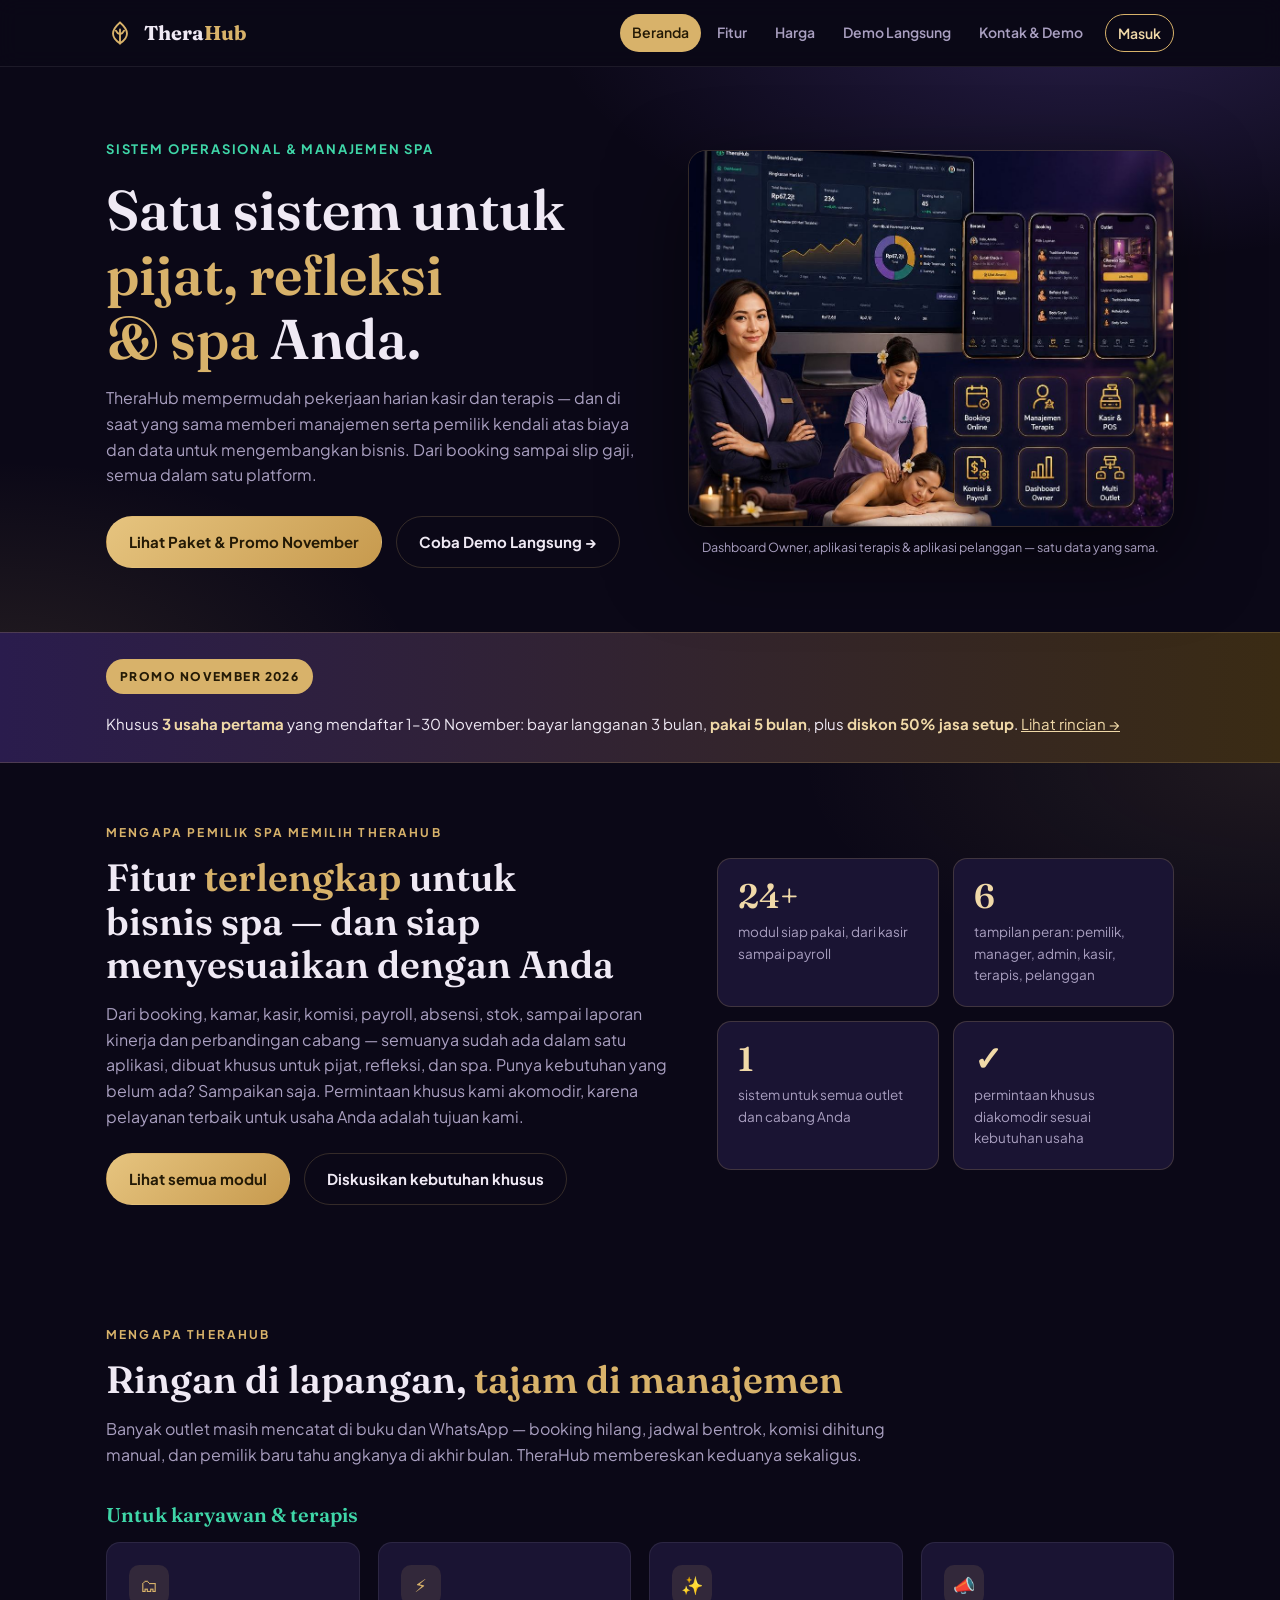
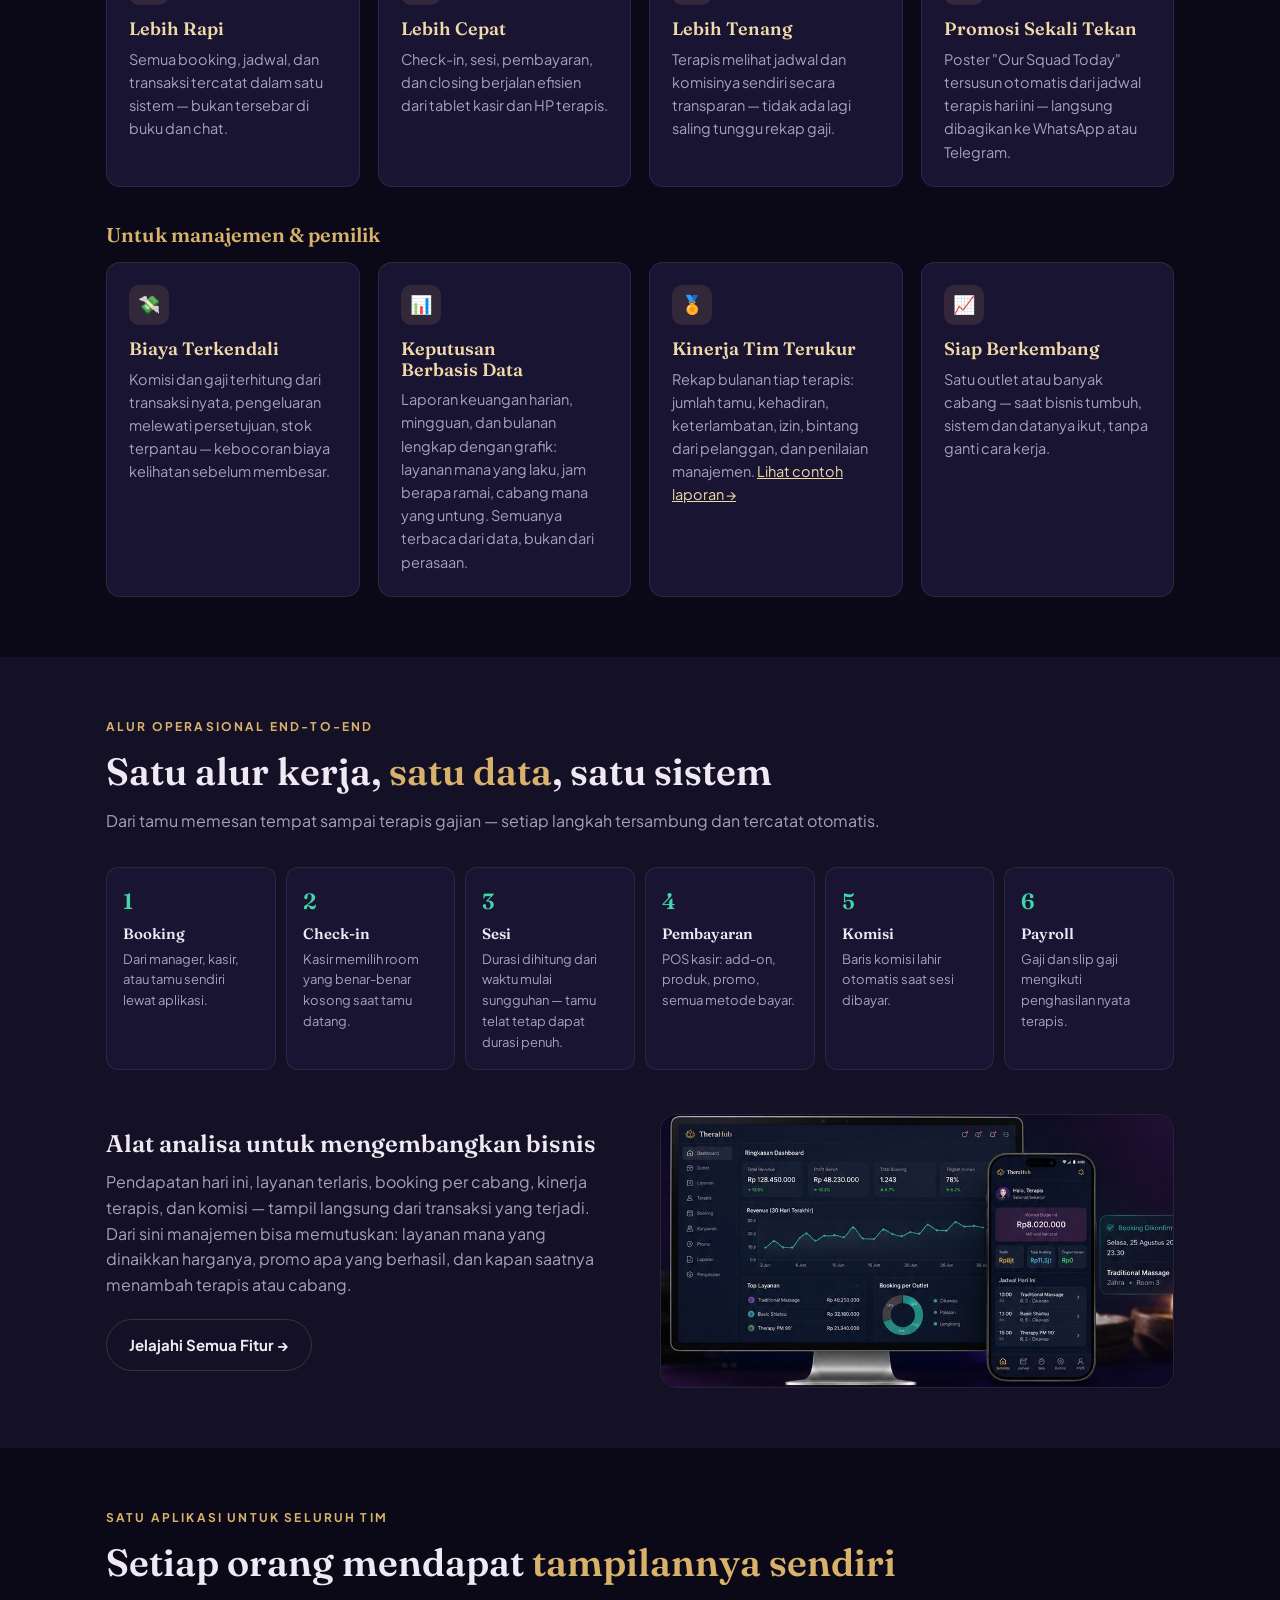
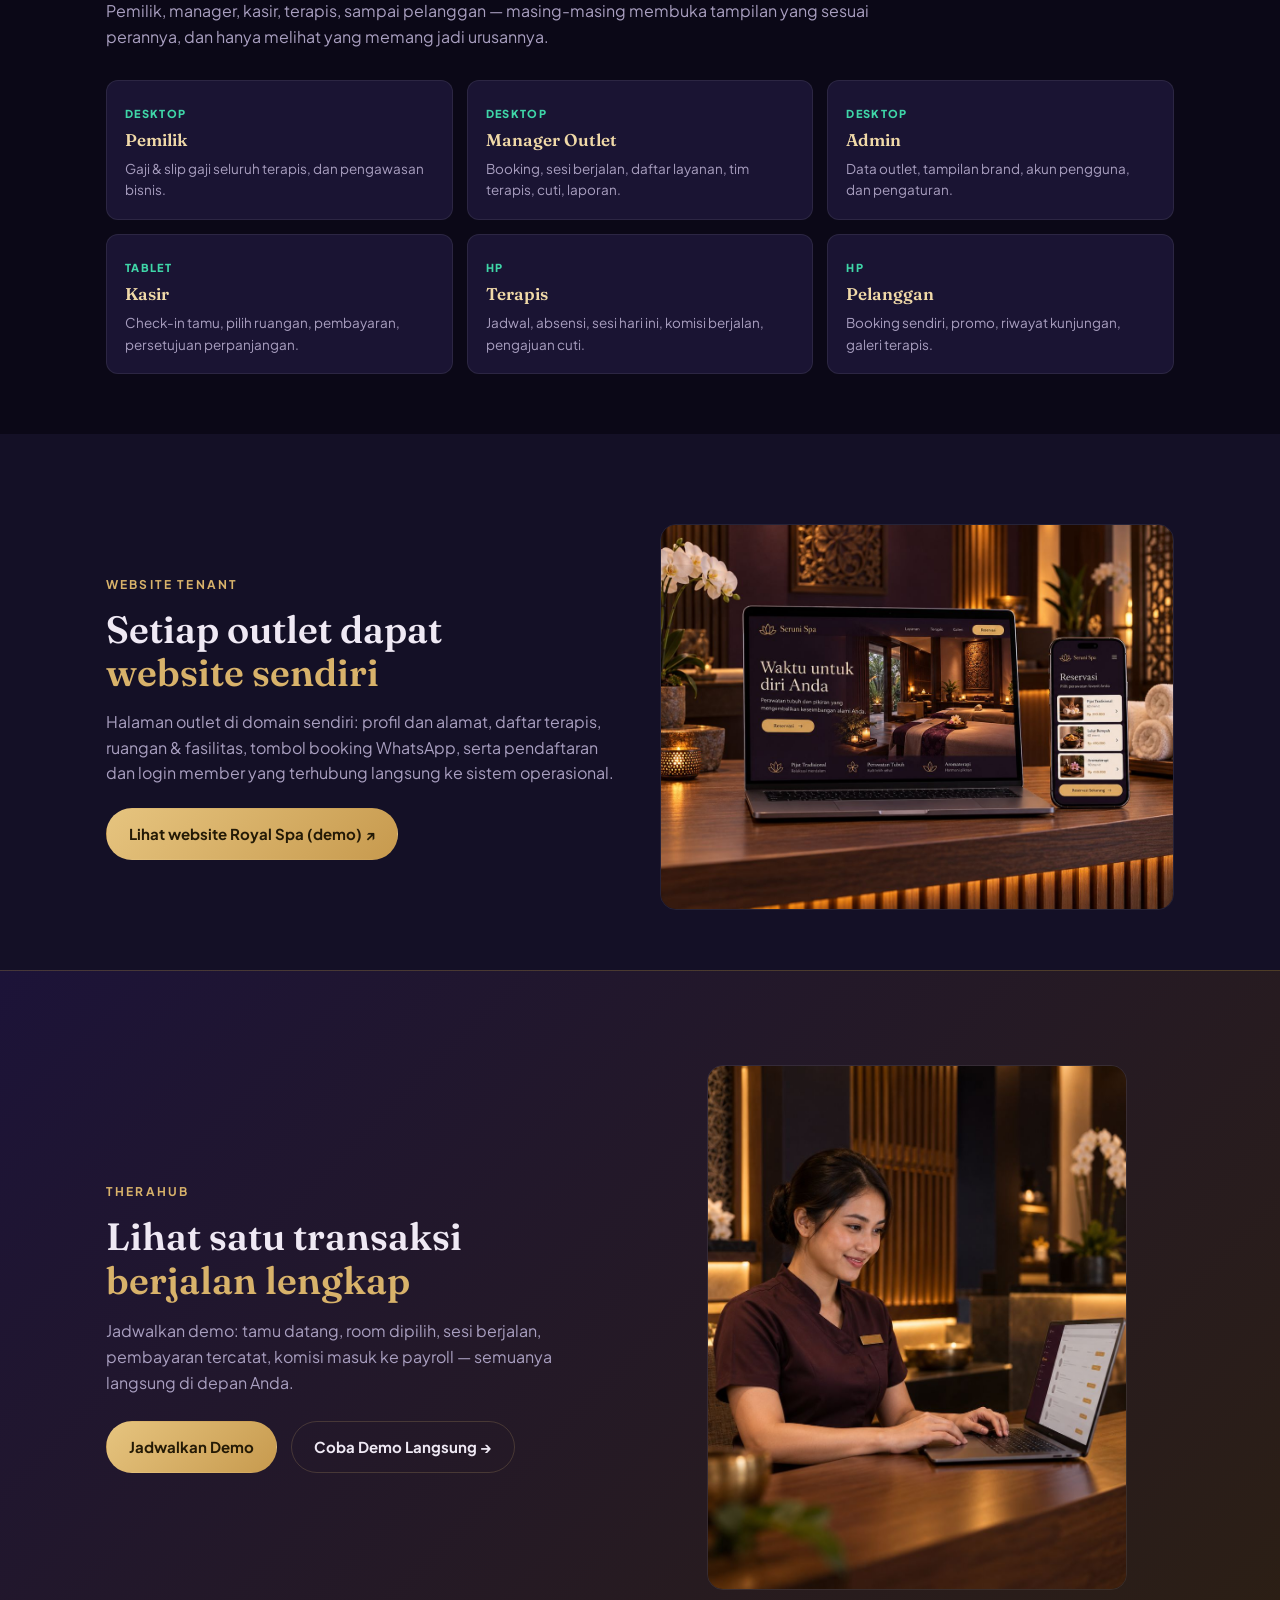
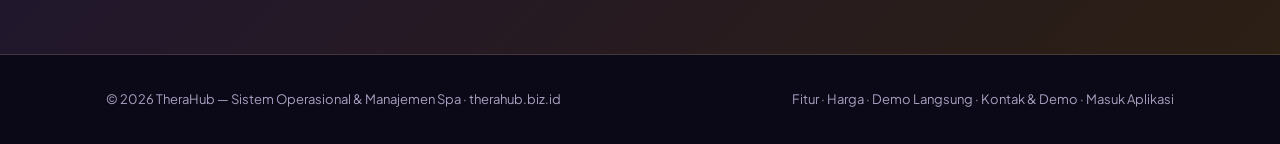
<file: index.html>
<!doctype html>
<html lang="id">
<head>
<meta charset="utf-8">
<meta name="viewport" content="width=device-width, initial-scale=1, viewport-fit=cover">
<title>TheraHub</title>
<!-- og:start -->
<meta name="description" content="Satu sistem untuk pijat, refleksi & spa: booking, kasir, komisi, payroll & laporan. Promo November untuk 3 klien pertama: bayar 3 bulan, pakai 5 bulan.">
<link rel="canonical" href="https://www.therahub.biz.id/">
<meta property="og:type" content="website">
<meta property="og:site_name" content="TheraHub">
<meta property="og:locale" content="id_ID">
<meta property="og:title" content="TheraHub — Sistem Operasional & Manajemen Spa">
<meta property="og:description" content="Satu sistem untuk pijat, refleksi & spa: booking, kasir, komisi, payroll & laporan. Promo November untuk 3 klien pertama: bayar 3 bulan, pakai 5 bulan.">
<meta property="og:url" content="https://www.therahub.biz.id/">
<meta property="og:image" content="https://www.therahub.biz.id/img/og-v2.jpg">
<meta property="og:image:width" content="1200">
<meta property="og:image:height" content="630">
<meta property="og:image:alt" content="TheraHub — dashboard dan aplikasi spa dengan terapis dan tamu">
<meta name="twitter:card" content="summary_large_image">
<meta name="twitter:title" content="TheraHub — Sistem Operasional & Manajemen Spa">
<meta name="twitter:description" content="Satu sistem untuk pijat, refleksi & spa: booking, kasir, komisi, payroll & laporan. Promo November untuk 3 klien pertama: bayar 3 bulan, pakai 5 bulan.">
<meta name="twitter:image" content="https://www.therahub.biz.id/img/og-v2.jpg">
<meta name="theme-color" content="#0b0817">
<!-- og:end -->
<link rel="stylesheet" href="https://fonts.googleapis.com/css2?family=Fraunces:opsz,wght@9..144,400;9..144,600;9..144,700&family=Plus+Jakarta+Sans:wght@400;500;600;700;800&display=swap">
<link rel="stylesheet" href="styles.css">
</head>
<body>

<nav class="site"><div class="in">
  <a class="logo" href="index.html"><svg viewBox="0 0 24 24" fill="none" stroke="#d8b26a" stroke-width="1.6" stroke-linecap="round" aria-hidden="true"><path d="M12 21c-4-2.6-6-5.4-6-8.5C6 9 8 6.5 12 3c4 3.5 6 6 6 9.5 0 3.1-2 5.9-6 8.5z"/><path d="M12 21V9"/><path d="M12 13c-1.6-.4-2.8-1.4-3.5-3M12 13c1.6-.4 2.8-1.4 3.5-3"/></svg><span>Thera<b>Hub</b></span></a>
  <span class="links">
    <a href="index.html" class="on">Beranda</a>
    <a href="fitur.html">Fitur</a>
    <a href="harga.html">Harga</a>
    <a href="kontak.html#demo-langsung">Demo Langsung</a>
    <a href="kontak.html">Kontak &amp; Demo</a>
    <a class="nav-login" href="https://app.therahub.biz.id/login" rel="noopener">Masuk</a>
  </span>
</div></nav>

<header class="hero band"><div class="in">
  <div class="hero-grid">
    <div>
      <div class="tag">Sistem Operasional &amp; Manajemen Spa</div>
      <h1>Satu sistem untuk <em>pijat, refleksi &amp; spa</em> Anda.</h1>
      <p class="lead">TheraHub mempermudah pekerjaan harian kasir dan terapis — dan di saat yang sama memberi manajemen serta pemilik kendali atas biaya dan data untuk mengembangkan bisnis. Dari booking sampai slip gaji, semua dalam satu platform.</p>
      <div class="cta">
        <a class="btn btn-gold" href="harga.html">Lihat Paket &amp; Promo November</a>
        <a class="btn btn-ghost" href="kontak.html#demo-langsung">Coba Demo Langsung →</a>
      </div>
    </div>
    <div>
      <div class="shot-frame"><img src="img/hero-team.jpg" alt="Dashboard Owner TheraHub di monitor beserta aplikasi terapis dan customer di ponsel, dengan suasana outlet spa"></div>
      <div class="shot-cap">Dashboard Owner, aplikasi terapis &amp; aplikasi pelanggan — satu data yang sama.</div>
    </div>
  </div>
</div></header>

<div class="promo band"><div class="in">
  <span class="badge">Promo November 2026</span>
  <p>Khusus <b>3 usaha pertama</b> yang mendaftar 1–30 November: bayar langganan 3 bulan, <b>pakai 5 bulan</b>, plus <b>diskon 50% jasa setup</b>. <a href="harga.html#promo">Lihat rincian →</a></p>
</div></div>

<section class="band best"><div class="in">
  <div class="best-grid">
    <div>
      <div class="eyebrow">Mengapa Pemilik Spa Memilih TheraHub</div>
      <h2>Fitur <em>terlengkap</em> untuk bisnis spa — dan siap menyesuaikan dengan Anda</h2>
      <p class="lead">Dari booking, kamar, kasir, komisi, payroll, absensi, stok, sampai laporan kinerja dan perbandingan cabang — semuanya sudah ada dalam satu aplikasi, dibuat khusus untuk pijat, refleksi, dan spa. Punya kebutuhan yang belum ada? Sampaikan saja. Permintaan khusus kami akomodir, karena pelayanan terbaik untuk usaha Anda adalah tujuan kami.</p>
      <div class="cta" style="display:flex;gap:14px;flex-wrap:wrap;margin-top:24px">
        <a class="btn btn-gold" href="harga.html#modul">Lihat semua modul</a>
        <a class="btn btn-ghost" href="kontak.html" data-wa="Halo%20TheraHub%2C%20saya%20punya%20kebutuhan%20khusus%20untuk%20outlet%20saya.">Diskusikan kebutuhan khusus</a>
      </div>
    </div>
    <div class="best-stats">
      <div><b>24+</b><span>modul siap pakai, dari kasir sampai payroll</span></div>
      <div><b>6</b><span>tampilan peran: pemilik, manager, admin, kasir, terapis, pelanggan</span></div>
      <div><b>1</b><span>sistem untuk semua outlet dan cabang Anda</span></div>
      <div><b>✓</b><span>permintaan khusus diakomodir sesuai kebutuhan usaha</span></div>
    </div>
  </div>
</div></section>

<section class="band"><div class="in">
  <div class="eyebrow">Mengapa TheraHub</div>
  <h2>Ringan di lapangan, <em>tajam di manajemen</em></h2>
  <p class="lead">Banyak outlet masih mencatat di buku dan WhatsApp — booking hilang, jadwal bentrok, komisi dihitung manual, dan pemilik baru tahu angkanya di akhir bulan. TheraHub membereskan keduanya sekaligus.</p>

  <h3 style="margin-top:36px;font-size:20px;color:var(--teal)">Untuk karyawan &amp; terapis</h3>
  <div class="grid" style="margin-top:16px">
    <div class="feat"><div class="ic">🗂</div><h3>Lebih Rapi</h3><p>Semua booking, jadwal, dan transaksi tercatat dalam satu sistem — bukan tersebar di buku dan chat.</p></div>
    <div class="feat"><div class="ic">⚡</div><h3>Lebih Cepat</h3><p>Check-in, sesi, pembayaran, dan closing berjalan efisien dari tablet kasir dan HP terapis.</p></div>
    <div class="feat"><div class="ic">✨</div><h3>Lebih Tenang</h3><p>Terapis melihat jadwal dan komisinya sendiri secara transparan — tidak ada lagi saling tunggu rekap gaji.</p></div>
    <div class="feat"><div class="ic">📣</div><h3>Promosi Sekali Tekan</h3><p>Poster "Our Squad Today" tersusun otomatis dari jadwal terapis hari ini — langsung dibagikan ke WhatsApp atau Telegram.</p></div>
  </div>

  <h3 style="margin-top:36px;font-size:20px;color:var(--gold)">Untuk manajemen &amp; pemilik</h3>
  <div class="grid" style="margin-top:16px">
    <div class="feat"><div class="ic">💸</div><h3>Biaya Terkendali</h3><p>Komisi dan gaji terhitung dari transaksi nyata, pengeluaran melewati persetujuan, stok terpantau — kebocoran biaya kelihatan sebelum membesar.</p></div>
    <div class="feat"><div class="ic">📊</div><h3>Keputusan Berbasis Data</h3><p>Laporan keuangan harian, mingguan, dan bulanan lengkap dengan grafik: layanan mana yang laku, jam berapa ramai, cabang mana yang untung. Semuanya terbaca dari data, bukan dari perasaan.</p></div>
    <div class="feat"><div class="ic">🏅</div><h3>Kinerja Tim Terukur</h3><p>Rekap bulanan tiap terapis: jumlah tamu, kehadiran, keterlambatan, izin, bintang dari pelanggan, dan penilaian manajemen. <a href="fitur.html#laporan">Lihat contoh laporan →</a></p></div>
    <div class="feat"><div class="ic">📈</div><h3>Siap Berkembang</h3><p>Satu outlet atau banyak cabang — saat bisnis tumbuh, sistem dan datanya ikut, tanpa ganti cara kerja.</p></div>
  </div>
</div></section>

<section class="band alt"><div class="in">
  <div class="eyebrow">Alur Operasional End-to-End</div>
  <h2>Satu alur kerja, <em>satu data</em>, satu sistem</h2>
  <p class="lead">Dari tamu memesan tempat sampai terapis gajian — setiap langkah tersambung dan tercatat otomatis.</p>
  <div class="flow">
    <div class="step"><div class="n">1</div><h3>Booking</h3><p>Dari manager, kasir, atau tamu sendiri lewat aplikasi.</p></div>
    <div class="step"><div class="n">2</div><h3>Check-in</h3><p>Kasir memilih room yang benar-benar kosong saat tamu datang.</p></div>
    <div class="step"><div class="n">3</div><h3>Sesi</h3><p>Durasi dihitung dari waktu mulai sungguhan — tamu telat tetap dapat durasi penuh.</p></div>
    <div class="step"><div class="n">4</div><h3>Pembayaran</h3><p>POS kasir: add-on, produk, promo, semua metode bayar.</p></div>
    <div class="step"><div class="n">5</div><h3>Komisi</h3><p>Baris komisi lahir otomatis saat sesi dibayar.</p></div>
    <div class="step"><div class="n">6</div><h3>Payroll</h3><p>Gaji dan slip gaji mengikuti penghasilan nyata terapis.</p></div>
  </div>
  <div class="split" style="margin-top:44px">
    <div>
      <h3 style="font-size:24px">Alat analisa untuk mengembangkan bisnis</h3>
      <p class="lead" style="margin-top:12px">Pendapatan hari ini, layanan terlaris, booking per cabang, kinerja terapis, dan komisi — tampil langsung dari transaksi yang terjadi. Dari sini manajemen bisa memutuskan: layanan mana yang dinaikkan harganya, promo apa yang berhasil, dan kapan saatnya menambah terapis atau cabang.</p>
      <div class="cta" style="display:flex;gap:14px;flex-wrap:wrap;margin-top:22px">
        <a class="btn btn-ghost" href="fitur.html">Jelajahi Semua Fitur →</a>
      </div>
    </div>
    <div class="media"><img src="img/dashboard-mock.jpg" alt="Ringkasan dashboard TheraHub dengan tren revenue, top layanan, dan booking per outlet, berdampingan dengan aplikasi terapis di ponsel"></div>
  </div>
</div></section>

<section class="band"><div class="in">
  <div class="eyebrow">Satu Aplikasi untuk Seluruh Tim</div>
  <h2>Setiap orang mendapat <em>tampilannya sendiri</em></h2>
  <p class="lead">Pemilik, manager, kasir, terapis, sampai pelanggan — masing-masing membuka tampilan yang sesuai perannya, dan hanya melihat yang memang jadi urusannya.</p>
  <div class="roles">
    <div class="role"><span class="dev">Desktop</span><h3>Pemilik</h3><p>Gaji &amp; slip gaji seluruh terapis, dan pengawasan bisnis.</p></div>
    <div class="role"><span class="dev">Desktop</span><h3>Manager Outlet</h3><p>Booking, sesi berjalan, daftar layanan, tim terapis, cuti, laporan.</p></div>
    <div class="role"><span class="dev">Desktop</span><h3>Admin</h3><p>Data outlet, tampilan brand, akun pengguna, dan pengaturan.</p></div>
    <div class="role"><span class="dev">Tablet</span><h3>Kasir</h3><p>Check-in tamu, pilih ruangan, pembayaran, persetujuan perpanjangan.</p></div>
    <div class="role"><span class="dev">HP</span><h3>Terapis</h3><p>Jadwal, absensi, sesi hari ini, komisi berjalan, pengajuan cuti.</p></div>
    <div class="role"><span class="dev">HP</span><h3>Pelanggan</h3><p>Booking sendiri, promo, riwayat kunjungan, galeri terapis.</p></div>
  </div>
</div></section>

<section class="band alt"><div class="in">
  <div class="split">
    <div>
      <div class="eyebrow">Website Tenant</div>
      <h2>Setiap outlet dapat <em>website sendiri</em></h2>
      <p class="lead">Halaman outlet di domain sendiri: profil dan alamat, daftar terapis, ruangan &amp; fasilitas, tombol booking WhatsApp, serta pendaftaran dan login member yang terhubung langsung ke sistem operasional.</p>
      <div class="cta" style="display:flex;gap:14px;flex-wrap:wrap;margin-top:22px">
        <a class="btn btn-gold" href="https://demo.therahub.biz.id/" target="_blank" rel="noopener">Lihat website Royal Spa (demo) ↗</a>
      </div>
    </div>
    <div class="media"><img src="img/tenant-website.jpg" alt="Contoh website outlet spa di laptop dan ponsel: halaman utama dan reservasi layanan" loading="lazy"></div>
  </div>
</div></section>

<section class="final band"><div class="in">
  <div class="split">
    <div>
      <div class="eyebrow">TheraHub</div>
      <h2>Lihat satu transaksi <em>berjalan lengkap</em></h2>
      <p>Jadwalkan demo: tamu datang, room dipilih, sesi berjalan, pembayaran tercatat, komisi masuk ke payroll — semuanya langsung di depan Anda.</p>
      <div class="cta" style="display:flex;gap:14px;flex-wrap:wrap;margin-top:26px">
        <a class="btn btn-gold" href="kontak.html" data-wa="Halo%20TheraHub%2C%20saya%20mau%20jadwalkan%20demo%20dan%20ikut%20promo%20November.">Jadwalkan Demo</a>
        <a class="btn btn-ghost" href="kontak.html#demo-langsung">Coba Demo Langsung →</a>
      </div>
    </div>
    <div class="media"><img src="img/staff-laptop.jpg" alt="Staf spa tersenyum sambil membuka TheraHub di laptop" loading="lazy" style="max-width:420px;margin-inline:auto"></div>
  </div>
</div></section>

<footer class="site band"><div class="in">
  <span>© 2026 TheraHub — Sistem Operasional &amp; Manajemen Spa · therahub.biz.id</span>
  <span><a href="fitur.html">Fitur</a> · <a href="harga.html">Harga</a> · <a href="kontak.html#demo-langsung">Demo Langsung</a> · <a href="kontak.html">Kontak &amp; Demo</a> · <a href="https://app.therahub.biz.id/login" rel="noopener">Masuk Aplikasi</a></span>
</div></footer>

<script src="site.js"></script>

</body>
</html>
</file>
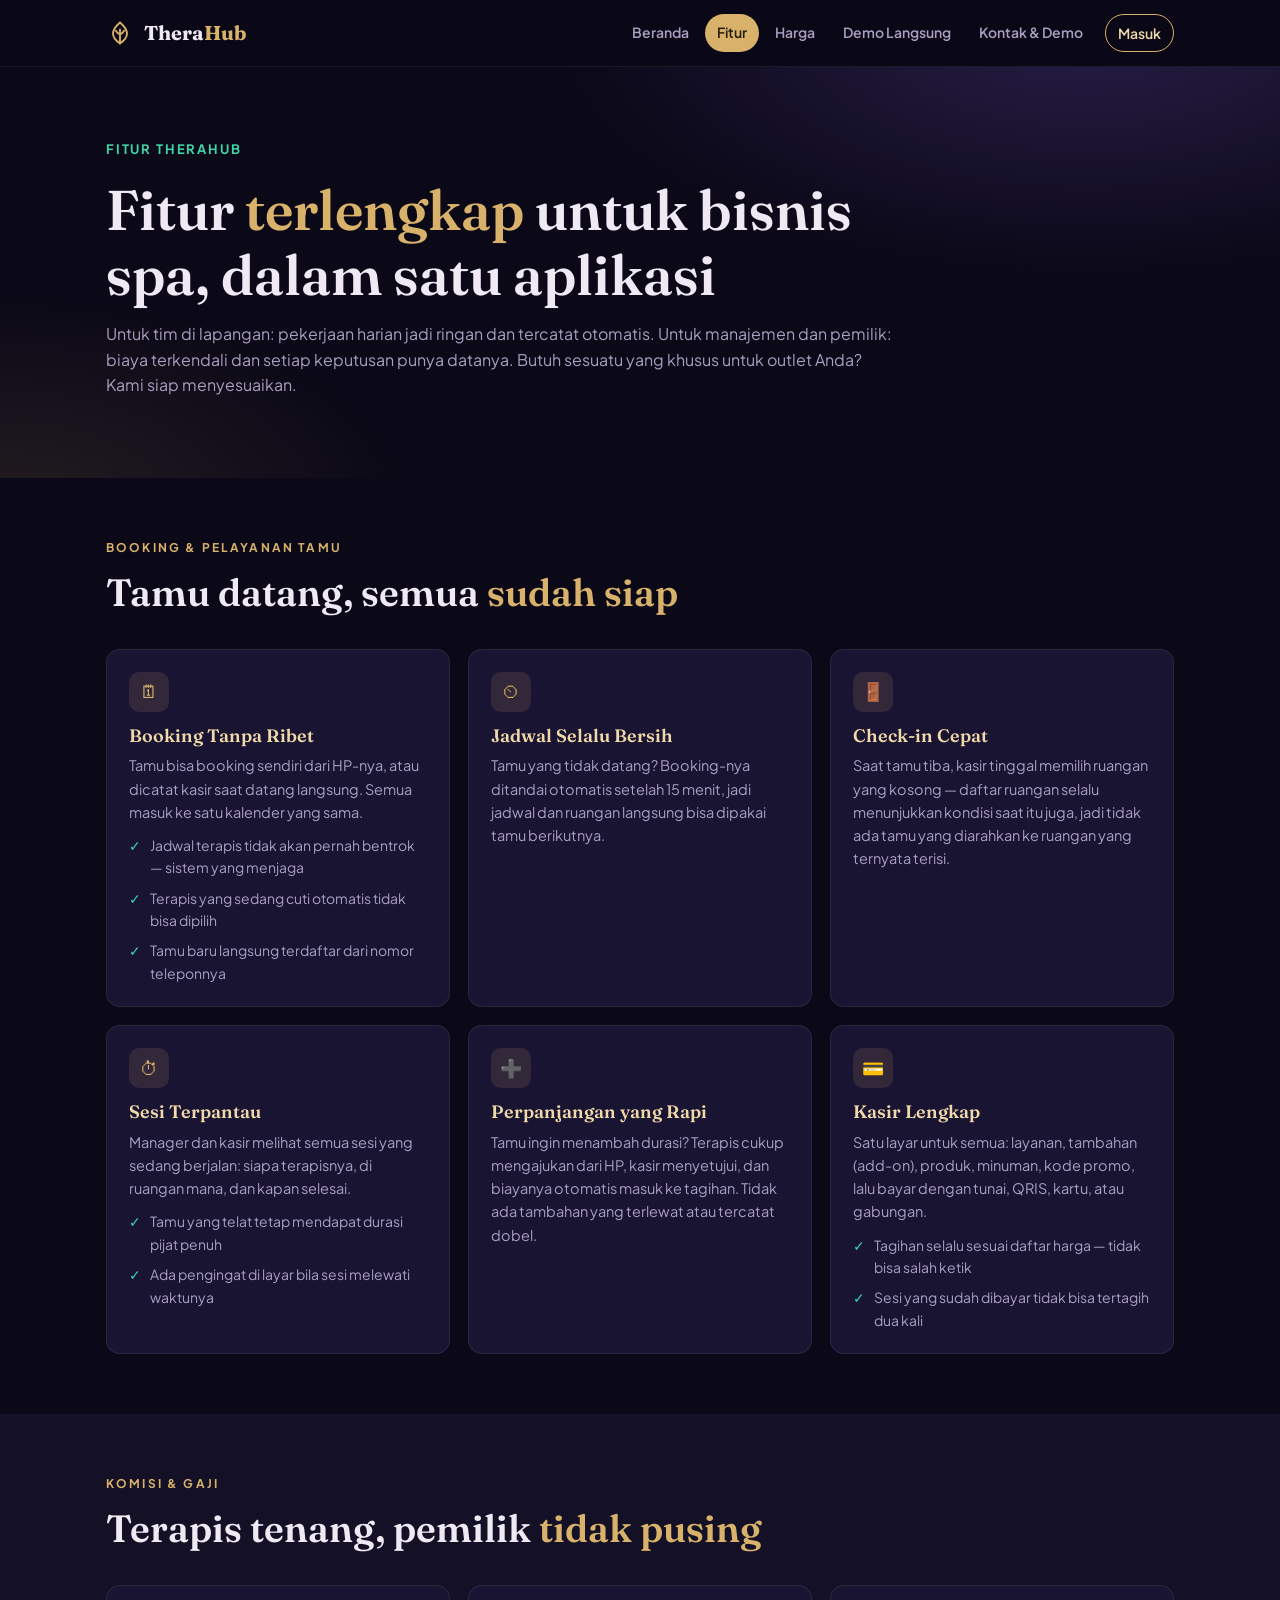
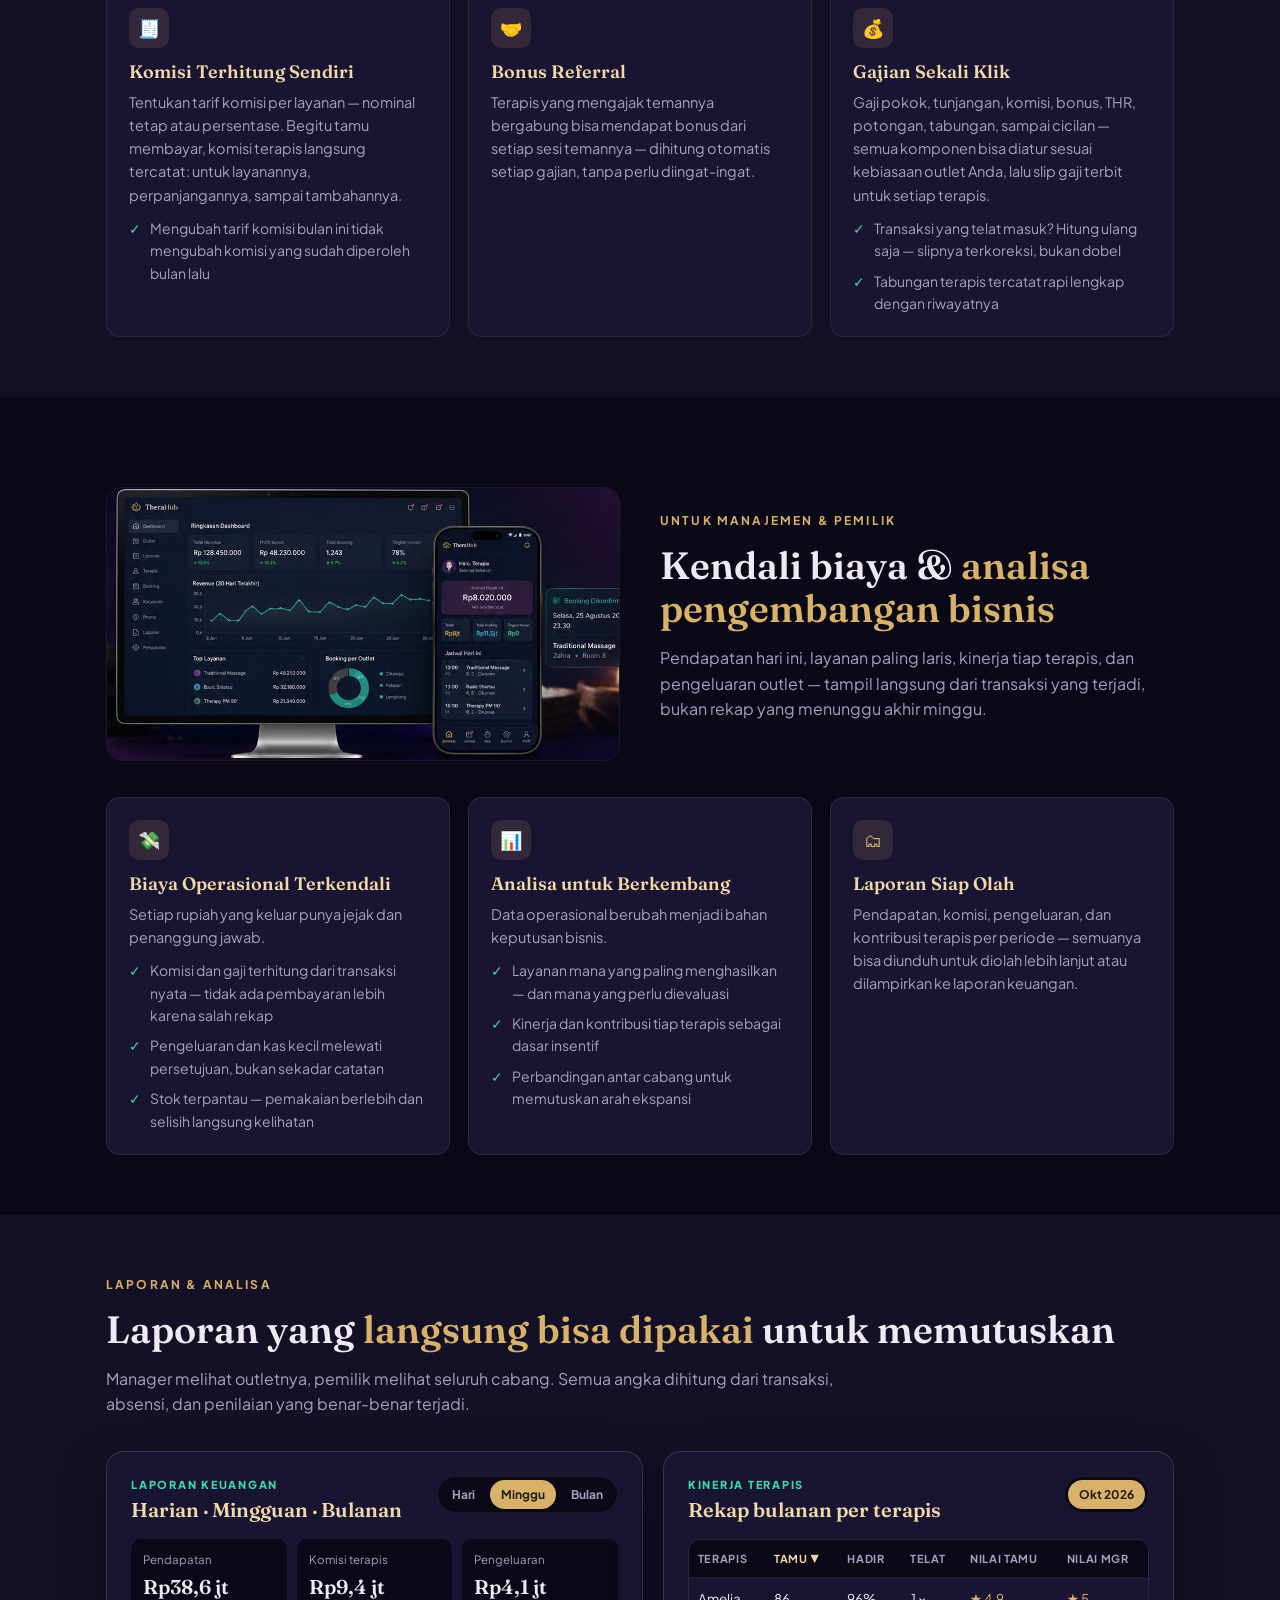
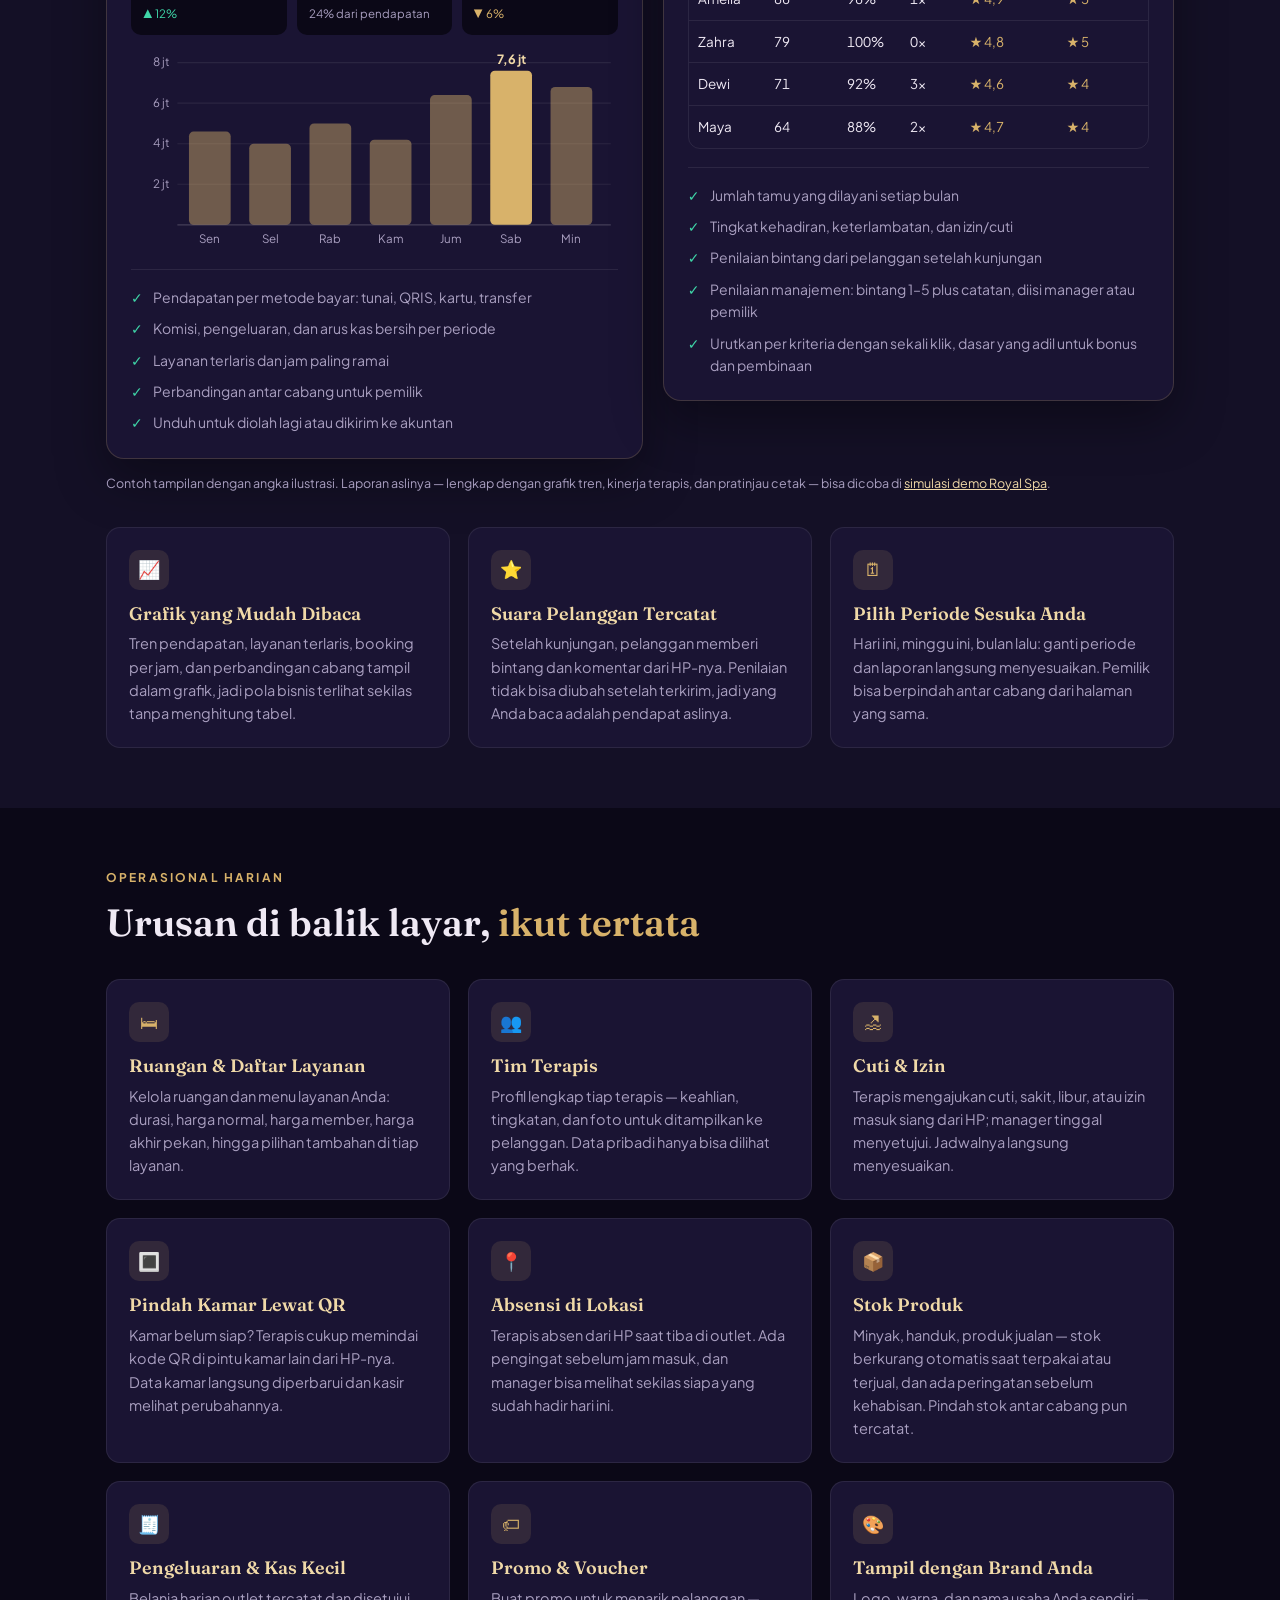
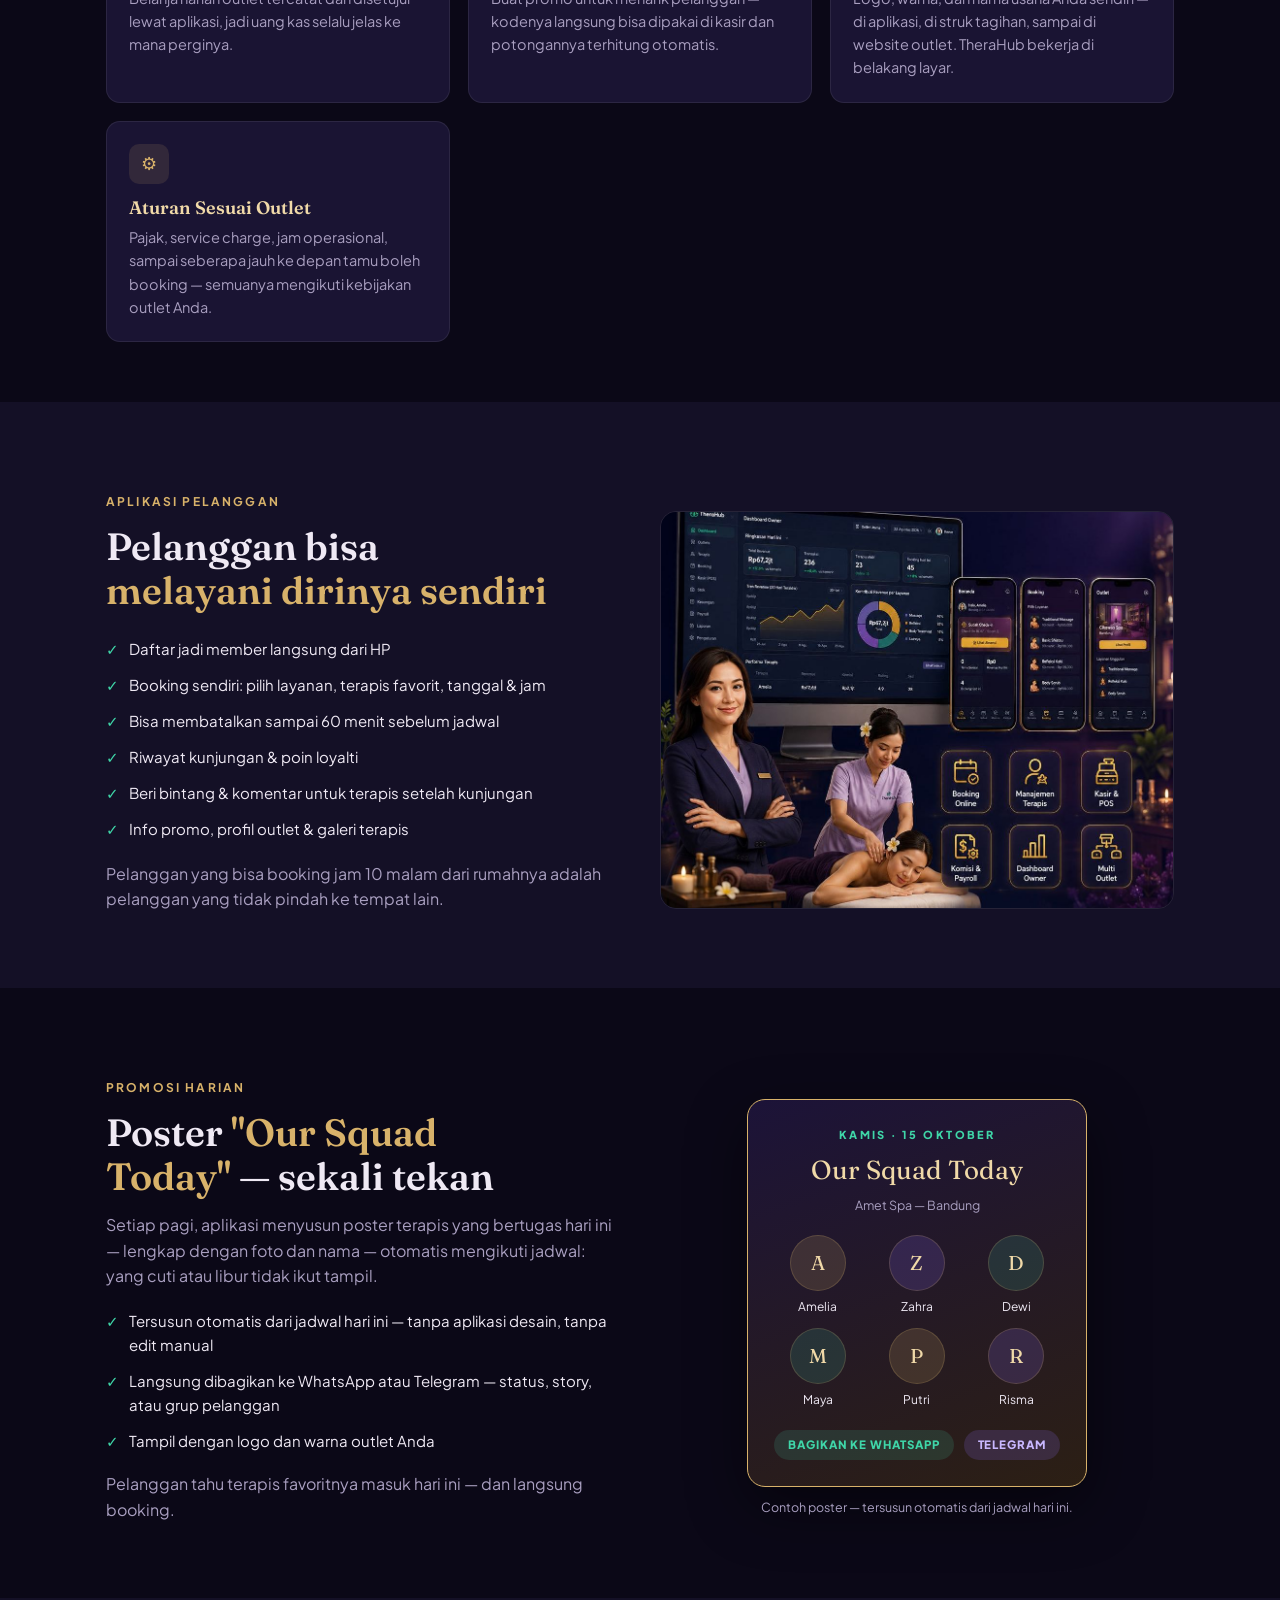
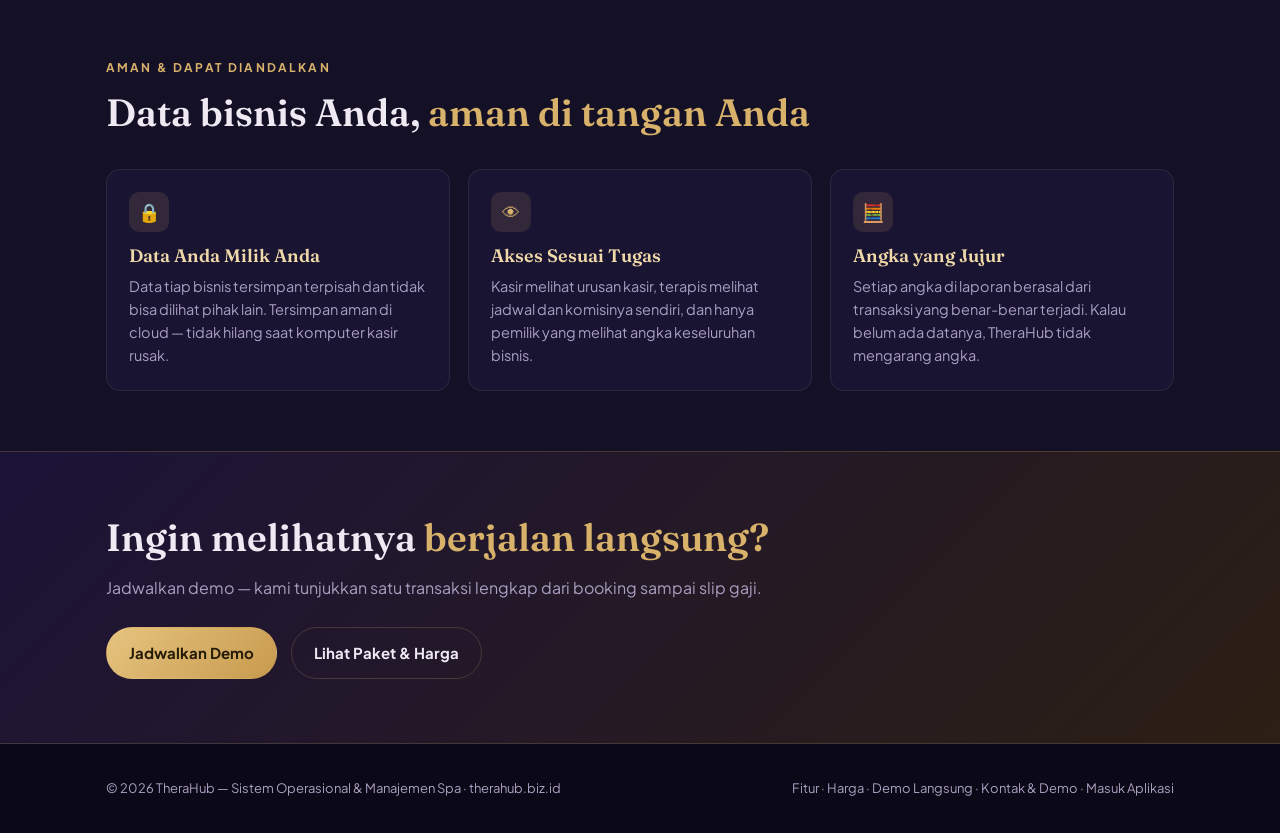
<file: fitur.html>
<!doctype html>
<html lang="id">
<head>
<meta charset="utf-8">
<meta name="viewport" content="width=device-width, initial-scale=1, viewport-fit=cover">
<title>Fitur — TheraHub</title>
<!-- og:start -->
<meta name="description" content="Booking, kasir, komisi & gaji terapis, laporan bisnis, stok, dan poster Our Squad Today — dalam satu aplikasi.">
<link rel="canonical" href="https://www.therahub.biz.id/fitur.html">
<meta property="og:type" content="website">
<meta property="og:site_name" content="TheraHub">
<meta property="og:locale" content="id_ID">
<meta property="og:title" content="Fitur TheraHub — Semua Kebutuhan Outlet Spa">
<meta property="og:description" content="Booking, kasir, komisi & gaji terapis, laporan bisnis, stok, dan poster Our Squad Today — dalam satu aplikasi.">
<meta property="og:url" content="https://www.therahub.biz.id/fitur.html">
<meta property="og:image" content="https://www.therahub.biz.id/img/og-v2.jpg">
<meta property="og:image:width" content="1200">
<meta property="og:image:height" content="630">
<meta property="og:image:alt" content="TheraHub — dashboard dan aplikasi spa dengan terapis dan tamu">
<meta name="twitter:card" content="summary_large_image">
<meta name="twitter:title" content="Fitur TheraHub — Semua Kebutuhan Outlet Spa">
<meta name="twitter:description" content="Booking, kasir, komisi & gaji terapis, laporan bisnis, stok, dan poster Our Squad Today — dalam satu aplikasi.">
<meta name="twitter:image" content="https://www.therahub.biz.id/img/og-v2.jpg">
<meta name="theme-color" content="#0b0817">
<!-- og:end -->
<link rel="stylesheet" href="https://fonts.googleapis.com/css2?family=Fraunces:opsz,wght@9..144,400;9..144,600;9..144,700&family=Plus+Jakarta+Sans:wght@400;500;600;700;800&display=swap">
<link rel="stylesheet" href="styles.css">
</head>
<body>

<nav class="site"><div class="in">
  <a class="logo" href="index.html"><svg viewBox="0 0 24 24" fill="none" stroke="#d8b26a" stroke-width="1.6" stroke-linecap="round" aria-hidden="true"><path d="M12 21c-4-2.6-6-5.4-6-8.5C6 9 8 6.5 12 3c4 3.5 6 6 6 9.5 0 3.1-2 5.9-6 8.5z"/><path d="M12 21V9"/><path d="M12 13c-1.6-.4-2.8-1.4-3.5-3M12 13c1.6-.4 2.8-1.4 3.5-3"/></svg><span>Thera<b>Hub</b></span></a>
  <span class="links">
    <a href="index.html">Beranda</a>
    <a href="fitur.html" class="on">Fitur</a>
    <a href="harga.html">Harga</a>
    <a href="kontak.html#demo-langsung">Demo Langsung</a>
    <a href="kontak.html">Kontak &amp; Demo</a>
    <a class="nav-login" href="https://app.therahub.biz.id/login" rel="noopener">Masuk</a>
  </span>
</div></nav>

<header class="hero band"><div class="in">
  <div class="tag">Fitur TheraHub</div>
  <h1>Fitur <em>terlengkap</em> untuk bisnis spa, dalam satu aplikasi</h1>
  <p class="lead">Untuk tim di lapangan: pekerjaan harian jadi ringan dan tercatat otomatis. Untuk manajemen dan pemilik: biaya terkendali dan setiap keputusan punya datanya. Butuh sesuatu yang khusus untuk outlet Anda? Kami siap menyesuaikan.</p>
</div></header>

<section class="band"><div class="in">
  <div class="eyebrow">Booking &amp; Pelayanan Tamu</div>
  <h2>Tamu datang, semua <em>sudah siap</em></h2>
  <div class="grid-3">
    <div class="feat"><div class="ic">🗓</div><h3>Booking Tanpa Ribet</h3>
      <p>Tamu bisa booking sendiri dari HP-nya, atau dicatat kasir saat datang langsung. Semua masuk ke satu kalender yang sama.</p>
      <ul>
        <li>Jadwal terapis tidak akan pernah bentrok — sistem yang menjaga</li>
        <li>Terapis yang sedang cuti otomatis tidak bisa dipilih</li>
        <li>Tamu baru langsung terdaftar dari nomor teleponnya</li>
      </ul>
    </div>
    <div class="feat"><div class="ic">⏲</div><h3>Jadwal Selalu Bersih</h3>
      <p>Tamu yang tidak datang? Booking-nya ditandai otomatis setelah 15 menit, jadi jadwal dan ruangan langsung bisa dipakai tamu berikutnya.</p>
    </div>
    <div class="feat"><div class="ic">🚪</div><h3>Check-in Cepat</h3>
      <p>Saat tamu tiba, kasir tinggal memilih ruangan yang kosong — daftar ruangan selalu menunjukkan kondisi saat itu juga, jadi tidak ada tamu yang diarahkan ke ruangan yang ternyata terisi.</p>
    </div>
    <div class="feat"><div class="ic">⏱</div><h3>Sesi Terpantau</h3>
      <p>Manager dan kasir melihat semua sesi yang sedang berjalan: siapa terapisnya, di ruangan mana, dan kapan selesai.</p>
      <ul>
        <li>Tamu yang telat tetap mendapat durasi pijat penuh</li>
        <li>Ada pengingat di layar bila sesi melewati waktunya</li>
      </ul>
    </div>
    <div class="feat"><div class="ic">➕</div><h3>Perpanjangan yang Rapi</h3>
      <p>Tamu ingin menambah durasi? Terapis cukup mengajukan dari HP, kasir menyetujui, dan biayanya otomatis masuk ke tagihan. Tidak ada tambahan yang terlewat atau tercatat dobel.</p>
    </div>
    <div class="feat"><div class="ic">💳</div><h3>Kasir Lengkap</h3>
      <p>Satu layar untuk semua: layanan, tambahan (add-on), produk, minuman, kode promo, lalu bayar dengan tunai, QRIS, kartu, atau gabungan.</p>
      <ul>
        <li>Tagihan selalu sesuai daftar harga — tidak bisa salah ketik</li>
        <li>Sesi yang sudah dibayar tidak bisa tertagih dua kali</li>
      </ul>
    </div>
  </div>
</div></section>

<section class="band alt"><div class="in">
  <div class="eyebrow">Komisi &amp; Gaji</div>
  <h2>Terapis tenang, pemilik <em>tidak pusing</em></h2>
  <div class="grid-3">
    <div class="feat"><div class="ic">🧾</div><h3>Komisi Terhitung Sendiri</h3>
      <p>Tentukan tarif komisi per layanan — nominal tetap atau persentase. Begitu tamu membayar, komisi terapis langsung tercatat: untuk layanannya, perpanjangannya, sampai tambahannya.</p>
      <ul><li>Mengubah tarif komisi bulan ini tidak mengubah komisi yang sudah diperoleh bulan lalu</li></ul>
    </div>
    <div class="feat"><div class="ic">🤝</div><h3>Bonus Referral</h3>
      <p>Terapis yang mengajak temannya bergabung bisa mendapat bonus dari setiap sesi temannya — dihitung otomatis setiap gajian, tanpa perlu diingat-ingat.</p>
    </div>
    <div class="feat"><div class="ic">💰</div><h3>Gajian Sekali Klik</h3>
      <p>Gaji pokok, tunjangan, komisi, bonus, THR, potongan, tabungan, sampai cicilan — semua komponen bisa diatur sesuai kebiasaan outlet Anda, lalu slip gaji terbit untuk setiap terapis.</p>
      <ul>
        <li>Transaksi yang telat masuk? Hitung ulang saja — slipnya terkoreksi, bukan dobel</li>
        <li>Tabungan terapis tercatat rapi lengkap dengan riwayatnya</li>
      </ul>
    </div>
  </div>
</div></section>

<section class="band"><div class="in">
  <div class="split">
    <div class="media"><img src="img/dashboard-mock.jpg" alt="Dashboard TheraHub: total revenue, profit bersih, tren 30 hari, top layanan, dan booking per outlet"></div>
    <div>
      <div class="eyebrow">Untuk Manajemen &amp; Pemilik</div>
      <h2>Kendali biaya &amp; <em>analisa pengembangan bisnis</em></h2>
      <p class="lead">Pendapatan hari ini, layanan paling laris, kinerja tiap terapis, dan pengeluaran outlet — tampil langsung dari transaksi yang terjadi, bukan rekap yang menunggu akhir minggu.</p>
    </div>
  </div>
  <div class="grid-3" style="margin-top:36px">
    <div class="feat"><div class="ic">💸</div><h3>Biaya Operasional Terkendali</h3>
      <p>Setiap rupiah yang keluar punya jejak dan penanggung jawab.</p>
      <ul>
        <li>Komisi dan gaji terhitung dari transaksi nyata — tidak ada pembayaran lebih karena salah rekap</li>
        <li>Pengeluaran dan kas kecil melewati persetujuan, bukan sekadar catatan</li>
        <li>Stok terpantau — pemakaian berlebih dan selisih langsung kelihatan</li>
      </ul>
    </div>
    <div class="feat"><div class="ic">📊</div><h3>Analisa untuk Berkembang</h3>
      <p>Data operasional berubah menjadi bahan keputusan bisnis.</p>
      <ul>
        <li>Layanan mana yang paling menghasilkan — dan mana yang perlu dievaluasi</li>
        <li>Kinerja dan kontribusi tiap terapis sebagai dasar insentif</li>
        <li>Perbandingan antar cabang untuk memutuskan arah ekspansi</li>
      </ul>
    </div>
    <div class="feat"><div class="ic">🗂</div><h3>Laporan Siap Olah</h3>
      <p>Pendapatan, komisi, pengeluaran, dan kontribusi terapis per periode — semuanya bisa diunduh untuk diolah lebih lanjut atau dilampirkan ke laporan keuangan.</p>
    </div>
  </div>
</div></section>

<section class="band alt" id="laporan"><div class="in">
  <div class="eyebrow">Laporan &amp; Analisa</div>
  <h2>Laporan yang <em>langsung bisa dipakai</em> untuk memutuskan</h2>
  <p class="lead">Manager melihat outletnya, pemilik melihat seluruh cabang. Semua angka dihitung dari transaksi, absensi, dan penilaian yang benar-benar terjadi.</p>

  <div class="rep-grid">
    <div class="rep-card">
      <div class="rep-head"><div><div class="rep-kicker">Laporan Keuangan</div><h3>Harian · Mingguan · Bulanan</h3></div>
        <div class="rep-tabs" aria-hidden="true"><span>Hari</span><span class="on">Minggu</span><span>Bulan</span></div></div>
      <div class="rep-kpis">
        <div><span>Pendapatan</span><b>Rp38,6 jt</b><i class="up">▲ 12%</i></div>
        <div><span>Komisi terapis</span><b>Rp9,4 jt</b><i>24% dari pendapatan</i></div>
        <div><span>Pengeluaran</span><b>Rp4,1 jt</b><i class="down">▼ 6%</i></div>
      </div>
      <svg class="rep-chart" viewBox="0 0 420 172" role="img" aria-label="Contoh grafik pendapatan per hari dalam seminggu, tertinggi hari Sabtu Rp7,6 juta"><g class="grid"><line x1="40" y1="115" x2="414" y2="115"/><line x1="40" y1="80" x2="414" y2="80"/><line x1="40" y1="45" x2="414" y2="45"/><line x1="40" y1="10" x2="414" y2="10"/><line class="base" x1="40" y1="150" x2="414" y2="150"/></g><g class="ax"><text x="34" y="118">2 jt</text><text x="34" y="83">4 jt</text><text x="34" y="48">6 jt</text><text x="34" y="13">8 jt</text></g><g class="bars"><rect x="50" y="69.5" width="36" height="80.5" rx="4"/><rect x="102" y="80.0" width="36" height="70.0" rx="4"/><rect x="154" y="62.5" width="36" height="87.5" rx="4"/><rect x="206" y="76.5" width="36" height="73.5" rx="4"/><rect x="258" y="38.0" width="36" height="112.0" rx="4"/><rect class="hi" x="310" y="17.0" width="36" height="133.0" rx="4"/><rect x="362" y="31.0" width="36" height="119.0" rx="4"/></g><g class="ax lbl"><text x="68" y="166">Sen</text><text x="120" y="166">Sel</text><text x="172" y="166">Rab</text><text x="224" y="166">Kam</text><text x="276" y="166">Jum</text><text x="328" y="166">Sab</text><text x="380" y="166">Min</text></g><text class="peak" x="328" y="11">7,6 jt</text></svg>
      <ul class="rep-list">
        <li>Pendapatan per metode bayar: tunai, QRIS, kartu, transfer</li>
        <li>Komisi, pengeluaran, dan arus kas bersih per periode</li>
        <li>Layanan terlaris dan jam paling ramai</li>
        <li>Perbandingan antar cabang untuk pemilik</li>
        <li>Unduh untuk diolah lagi atau dikirim ke akuntan</li>
      </ul>
    </div>

    <div class="rep-card">
      <div class="rep-head"><div><div class="rep-kicker">Kinerja Terapis</div><h3>Rekap bulanan per terapis</h3></div>
        <div class="rep-tabs" aria-hidden="true"><span class="on">Okt 2026</span></div></div>
      <div class="rep-table-wrap">
        <table class="rep-table">
          <thead><tr><th>Terapis</th><th>Tamu ▼</th><th>Hadir</th><th>Telat</th><th>Nilai tamu</th><th>Nilai mgr</th></tr></thead>
          <tbody>
            <tr><td>Amelia</td><td>86</td><td>96%</td><td>1×</td><td><span class="st">★ 4,9</span></td><td><span class="st">★ 5</span></td></tr>
            <tr><td>Zahra</td><td>79</td><td>100%</td><td>0×</td><td><span class="st">★ 4,8</span></td><td><span class="st">★ 5</span></td></tr>
            <tr><td>Dewi</td><td>71</td><td>92%</td><td>3×</td><td><span class="st">★ 4,6</span></td><td><span class="st">★ 4</span></td></tr>
            <tr><td>Maya</td><td>64</td><td>88%</td><td>2×</td><td><span class="st">★ 4,7</span></td><td><span class="st">★ 4</span></td></tr>
          </tbody>
        </table>
      </div>
      <ul class="rep-list">
        <li>Jumlah tamu yang dilayani setiap bulan</li>
        <li>Tingkat kehadiran, keterlambatan, dan izin/cuti</li>
        <li>Penilaian bintang dari pelanggan setelah kunjungan</li>
        <li>Penilaian manajemen: bintang 1–5 plus catatan, diisi manager atau pemilik</li>
        <li>Urutkan per kriteria dengan sekali klik, dasar yang adil untuk bonus dan pembinaan</li>
      </ul>
    </div>
  </div>
  <p class="shot-cap" style="text-align:left;margin-top:14px">Contoh tampilan dengan angka ilustrasi. Laporan aslinya — lengkap dengan grafik tren, kinerja terapis, dan pratinjau cetak — bisa dicoba di <a href="kontak.html#demo-langsung">simulasi demo Royal Spa</a>.</p>

  <div class="grid-3">
    <div class="feat"><div class="ic">📈</div><h3>Grafik yang Mudah Dibaca</h3><p>Tren pendapatan, layanan terlaris, booking per jam, dan perbandingan cabang tampil dalam grafik, jadi pola bisnis terlihat sekilas tanpa menghitung tabel.</p></div>
    <div class="feat"><div class="ic">⭐</div><h3>Suara Pelanggan Tercatat</h3><p>Setelah kunjungan, pelanggan memberi bintang dan komentar dari HP-nya. Penilaian tidak bisa diubah setelah terkirim, jadi yang Anda baca adalah pendapat aslinya.</p></div>
    <div class="feat"><div class="ic">🗓</div><h3>Pilih Periode Sesuka Anda</h3><p>Hari ini, minggu ini, bulan lalu: ganti periode dan laporan langsung menyesuaikan. Pemilik bisa berpindah antar cabang dari halaman yang sama.</p></div>
  </div>
</div></section>

<section class="band"><div class="in">
  <div class="eyebrow">Operasional Harian</div>
  <h2>Urusan di balik layar, <em>ikut tertata</em></h2>
  <div class="grid-3">
    <div class="feat"><div class="ic">🛏</div><h3>Ruangan &amp; Daftar Layanan</h3>
      <p>Kelola ruangan dan menu layanan Anda: durasi, harga normal, harga member, harga akhir pekan, hingga pilihan tambahan di tiap layanan.</p>
    </div>
    <div class="feat"><div class="ic">👥</div><h3>Tim Terapis</h3>
      <p>Profil lengkap tiap terapis — keahlian, tingkatan, dan foto untuk ditampilkan ke pelanggan. Data pribadi hanya bisa dilihat yang berhak.</p>
    </div>
    <div class="feat"><div class="ic">🏖</div><h3>Cuti &amp; Izin</h3>
      <p>Terapis mengajukan cuti, sakit, libur, atau izin masuk siang dari HP; manager tinggal menyetujui. Jadwalnya langsung menyesuaikan.</p>
    </div>
    <div class="feat"><div class="ic">🔳</div><h3>Pindah Kamar Lewat QR</h3>
      <p>Kamar belum siap? Terapis cukup memindai kode QR di pintu kamar lain dari HP-nya. Data kamar langsung diperbarui dan kasir melihat perubahannya.</p>
    </div>
    <div class="feat"><div class="ic">📍</div><h3>Absensi di Lokasi</h3>
      <p>Terapis absen dari HP saat tiba di outlet. Ada pengingat sebelum jam masuk, dan manager bisa melihat sekilas siapa yang sudah hadir hari ini.</p>
    </div>
    <div class="feat"><div class="ic">📦</div><h3>Stok Produk</h3>
      <p>Minyak, handuk, produk jualan — stok berkurang otomatis saat terpakai atau terjual, dan ada peringatan sebelum kehabisan. Pindah stok antar cabang pun tercatat.</p>
    </div>
    <div class="feat"><div class="ic">🧾</div><h3>Pengeluaran &amp; Kas Kecil</h3>
      <p>Belanja harian outlet tercatat dan disetujui lewat aplikasi, jadi uang kas selalu jelas ke mana perginya.</p>
    </div>
    <div class="feat"><div class="ic">🏷</div><h3>Promo &amp; Voucher</h3>
      <p>Buat promo untuk menarik pelanggan — kodenya langsung bisa dipakai di kasir dan potongannya terhitung otomatis.</p>
    </div>
    <div class="feat"><div class="ic">🎨</div><h3>Tampil dengan Brand Anda</h3>
      <p>Logo, warna, dan nama usaha Anda sendiri — di aplikasi, di struk tagihan, sampai di website outlet. TheraHub bekerja di belakang layar.</p>
    </div>
    <div class="feat"><div class="ic">⚙️</div><h3>Aturan Sesuai Outlet</h3>
      <p>Pajak, service charge, jam operasional, sampai seberapa jauh ke depan tamu boleh booking — semuanya mengikuti kebijakan outlet Anda.</p>
    </div>
  </div>
</div></section>

<section class="band alt"><div class="in">
  <div class="split">
    <div>
      <div class="eyebrow">Aplikasi Pelanggan</div>
      <h2>Pelanggan bisa <em>melayani dirinya sendiri</em></h2>
      <ul style="list-style:none;margin:24px 0 0;padding:0;display:flex;flex-direction:column;gap:12px;font-size:15px">
        <li style="display:flex;gap:10px"><span style="color:var(--teal);font-weight:800">✓</span>Daftar jadi member langsung dari HP</li>
        <li style="display:flex;gap:10px"><span style="color:var(--teal);font-weight:800">✓</span>Booking sendiri: pilih layanan, terapis favorit, tanggal &amp; jam</li>
        <li style="display:flex;gap:10px"><span style="color:var(--teal);font-weight:800">✓</span>Bisa membatalkan sampai 60 menit sebelum jadwal</li>
        <li style="display:flex;gap:10px"><span style="color:var(--teal);font-weight:800">✓</span>Riwayat kunjungan &amp; poin loyalti</li>
        <li style="display:flex;gap:10px"><span style="color:var(--teal);font-weight:800">✓</span>Beri bintang &amp; komentar untuk terapis setelah kunjungan</li>
        <li style="display:flex;gap:10px"><span style="color:var(--teal);font-weight:800">✓</span>Info promo, profil outlet &amp; galeri terapis</li>
      </ul>
      <p class="lead" style="margin-top:20px">Pelanggan yang bisa booking jam 10 malam dari rumahnya adalah pelanggan yang tidak pindah ke tempat lain.</p>
    </div>
    <div class="media"><img src="img/hero-team.jpg" alt="Aplikasi pelanggan TheraHub di tiga ponsel: beranda, pilih layanan, dan profil outlet"></div>
  </div>
</div></section>

<section class="band"><div class="in">
  <div class="split">
    <div>
      <div class="eyebrow">Promosi Harian</div>
      <h2>Poster <em>"Our Squad Today"</em> — sekali tekan</h2>
      <p class="lead">Setiap pagi, aplikasi menyusun poster terapis yang bertugas hari ini — lengkap dengan foto dan nama — otomatis mengikuti jadwal: yang cuti atau libur tidak ikut tampil.</p>
      <ul style="list-style:none;margin:20px 0 0;padding:0;display:flex;flex-direction:column;gap:12px;font-size:15px">
        <li style="display:flex;gap:10px"><span style="color:var(--teal);font-weight:800">✓</span>Tersusun otomatis dari jadwal hari ini — tanpa aplikasi desain, tanpa edit manual</li>
        <li style="display:flex;gap:10px"><span style="color:var(--teal);font-weight:800">✓</span>Langsung dibagikan ke WhatsApp atau Telegram — status, story, atau grup pelanggan</li>
        <li style="display:flex;gap:10px"><span style="color:var(--teal);font-weight:800">✓</span>Tampil dengan logo dan warna outlet Anda</li>
      </ul>
      <p class="lead" style="margin-top:18px">Pelanggan tahu terapis favoritnya masuk hari ini — dan langsung booking.</p>
    </div>
    <div class="media">
      <div style="background:linear-gradient(160deg,#1c1338,#2c1f14);border:1px solid var(--gold);border-radius:18px;padding:26px;max-width:340px;margin-inline:auto;box-shadow:0 20px 60px rgba(0,0,0,.45)">
        <div style="text-align:center">
          <div style="font-size:11px;letter-spacing:.22em;text-transform:uppercase;color:var(--teal);font-weight:800">Kamis · 15 Oktober</div>
          <div style="font-family:var(--display);font-size:26px;color:var(--gold-soft);margin-top:6px">Our Squad Today</div>
          <div style="font-size:12.5px;color:var(--muted);margin-top:4px">Amet Spa — Bandung</div>
        </div>
        <div style="display:grid;grid-template-columns:repeat(3,1fr);gap:12px;margin-top:20px;text-align:center">
          <div><div style="width:56px;height:56px;border-radius:50%;margin:0 auto;display:grid;place-items:center;background:rgba(216,178,106,.16);color:var(--gold-soft);font-family:var(--display);font-size:20px;border:1px solid var(--line)">A</div><div style="font-size:12px;margin-top:6px">Amelia</div></div>
          <div><div style="width:56px;height:56px;border-radius:50%;margin:0 auto;display:grid;place-items:center;background:rgba(139,108,240,.18);color:var(--gold-soft);font-family:var(--display);font-size:20px;border:1px solid var(--line)">Z</div><div style="font-size:12px;margin-top:6px">Zahra</div></div>
          <div><div style="width:56px;height:56px;border-radius:50%;margin:0 auto;display:grid;place-items:center;background:rgba(63,214,168,.14);color:var(--gold-soft);font-family:var(--display);font-size:20px;border:1px solid var(--line)">D</div><div style="font-size:12px;margin-top:6px">Dewi</div></div>
          <div><div style="width:56px;height:56px;border-radius:50%;margin:0 auto;display:grid;place-items:center;background:rgba(63,214,168,.14);color:var(--gold-soft);font-family:var(--display);font-size:20px;border:1px solid var(--line)">M</div><div style="font-size:12px;margin-top:6px">Maya</div></div>
          <div><div style="width:56px;height:56px;border-radius:50%;margin:0 auto;display:grid;place-items:center;background:rgba(216,178,106,.16);color:var(--gold-soft);font-family:var(--display);font-size:20px;border:1px solid var(--line)">P</div><div style="font-size:12px;margin-top:6px">Putri</div></div>
          <div><div style="width:56px;height:56px;border-radius:50%;margin:0 auto;display:grid;place-items:center;background:rgba(139,108,240,.18);color:var(--gold-soft);font-family:var(--display);font-size:20px;border:1px solid var(--line)">R</div><div style="font-size:12px;margin-top:6px">Risma</div></div>
        </div>
        <div style="display:flex;justify-content:center;gap:10px;margin-top:20px">
          <span style="font-size:11.5px;font-weight:800;letter-spacing:.08em;text-transform:uppercase;padding:6px 14px;border-radius:999px;background:rgba(63,214,168,.14);color:var(--teal)">Bagikan ke WhatsApp</span>
          <span style="font-size:11.5px;font-weight:800;letter-spacing:.08em;text-transform:uppercase;padding:6px 14px;border-radius:999px;background:rgba(139,108,240,.18);color:#c9b8ff">Telegram</span>
        </div>
      </div>
      <div class="shot-cap">Contoh poster — tersusun otomatis dari jadwal hari ini.</div>
    </div>
  </div>
</div></section>

<section class="band alt"><div class="in">
  <div class="eyebrow">Aman &amp; Dapat Diandalkan</div>
  <h2>Data bisnis Anda, <em>aman di tangan Anda</em></h2>
  <div class="grid-3">
    <div class="feat"><div class="ic">🔒</div><h3>Data Anda Milik Anda</h3><p>Data tiap bisnis tersimpan terpisah dan tidak bisa dilihat pihak lain. Tersimpan aman di cloud — tidak hilang saat komputer kasir rusak.</p></div>
    <div class="feat"><div class="ic">👁</div><h3>Akses Sesuai Tugas</h3><p>Kasir melihat urusan kasir, terapis melihat jadwal dan komisinya sendiri, dan hanya pemilik yang melihat angka keseluruhan bisnis.</p></div>
    <div class="feat"><div class="ic">🧮</div><h3>Angka yang Jujur</h3><p>Setiap angka di laporan berasal dari transaksi yang benar-benar terjadi. Kalau belum ada datanya, TheraHub tidak mengarang angka.</p></div>
  </div>
</div></section>

<section class="final band"><div class="in">
  <h2>Ingin melihatnya <em>berjalan langsung?</em></h2>
  <p>Jadwalkan demo — kami tunjukkan satu transaksi lengkap dari booking sampai slip gaji.</p>
  <div class="cta" style="display:flex;gap:14px;flex-wrap:wrap;margin-top:26px">
    <a class="btn btn-gold" href="kontak.html" data-wa="Halo%20TheraHub%2C%20saya%20mau%20jadwalkan%20demo.">Jadwalkan Demo</a>
    <a class="btn btn-ghost" href="harga.html">Lihat Paket &amp; Harga</a>
  </div>
</div></section>

<footer class="site band"><div class="in">
  <span>© 2026 TheraHub — Sistem Operasional &amp; Manajemen Spa · therahub.biz.id</span>
  <span><a href="fitur.html">Fitur</a> · <a href="harga.html">Harga</a> · <a href="kontak.html#demo-langsung">Demo Langsung</a> · <a href="kontak.html">Kontak &amp; Demo</a> · <a href="https://app.therahub.biz.id/login" rel="noopener">Masuk Aplikasi</a></span>
</div></footer>

<script src="site.js"></script>
</body>
</html>
</file>
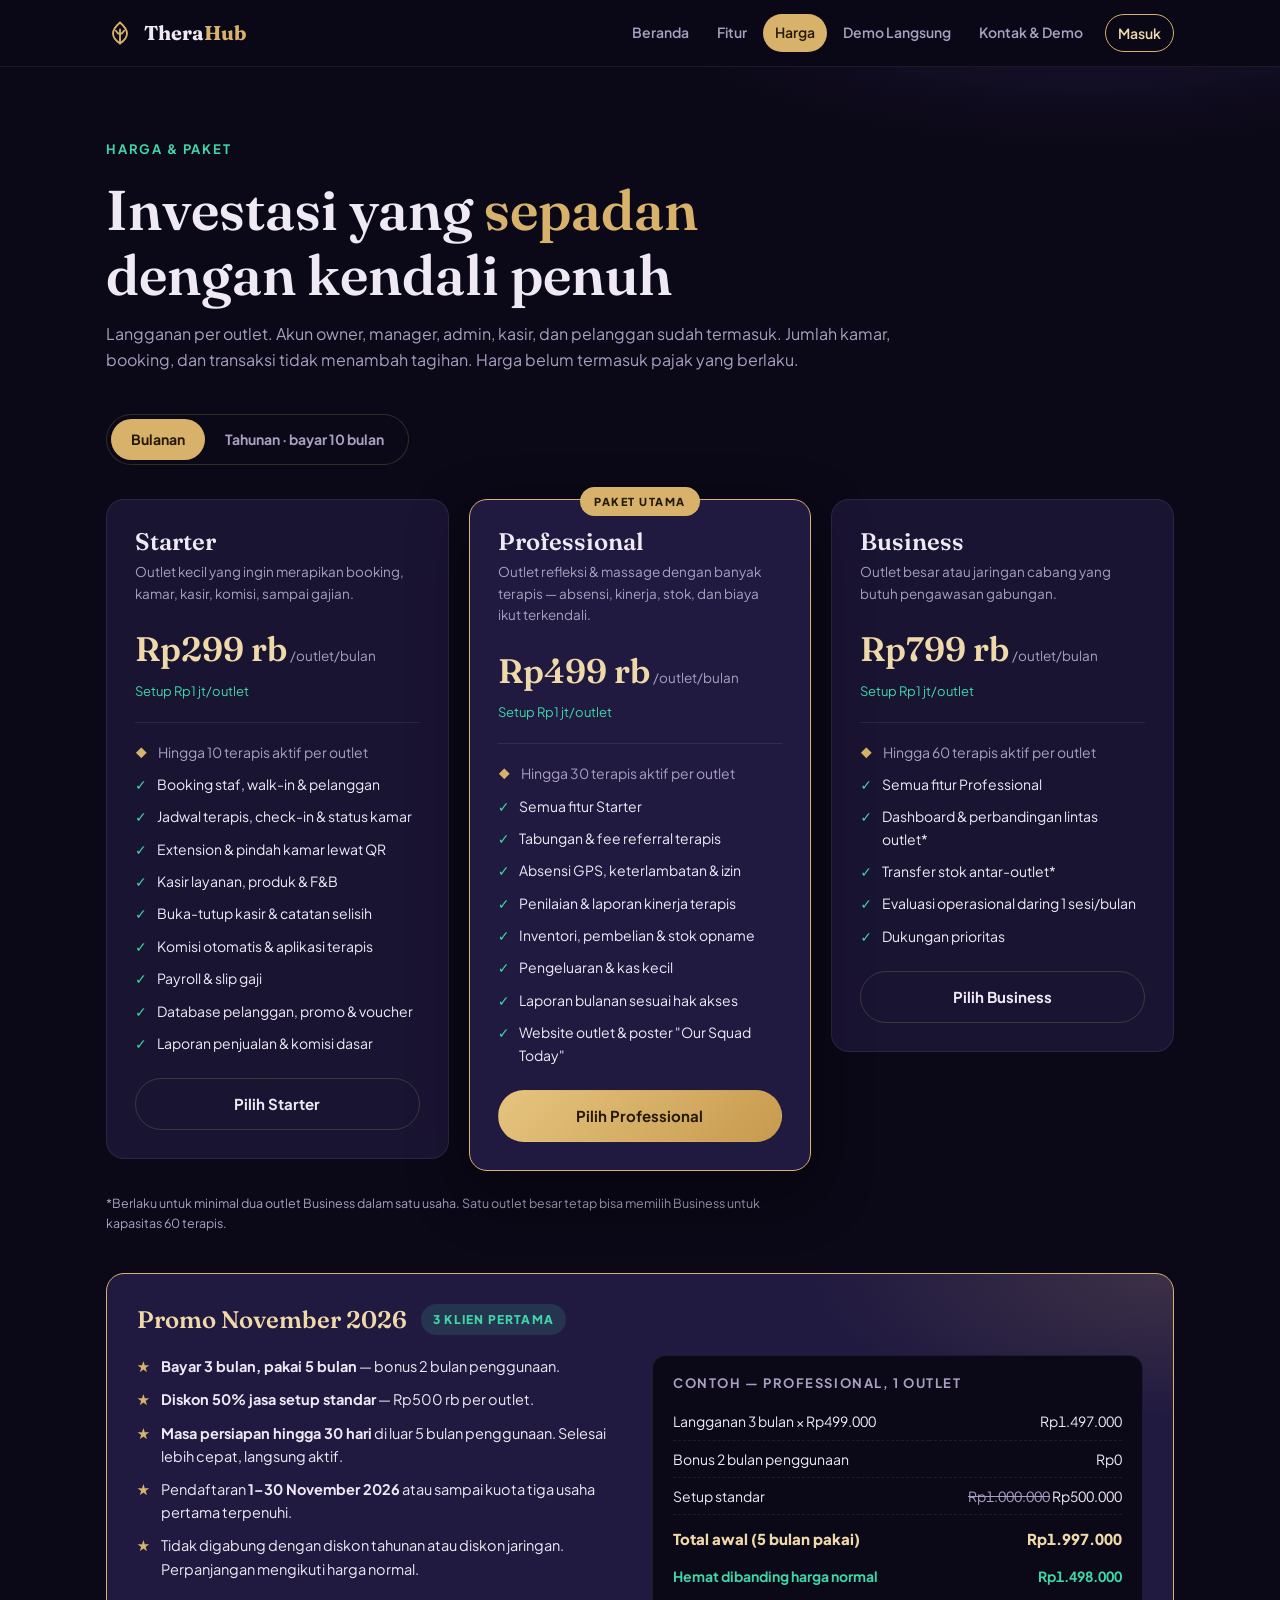
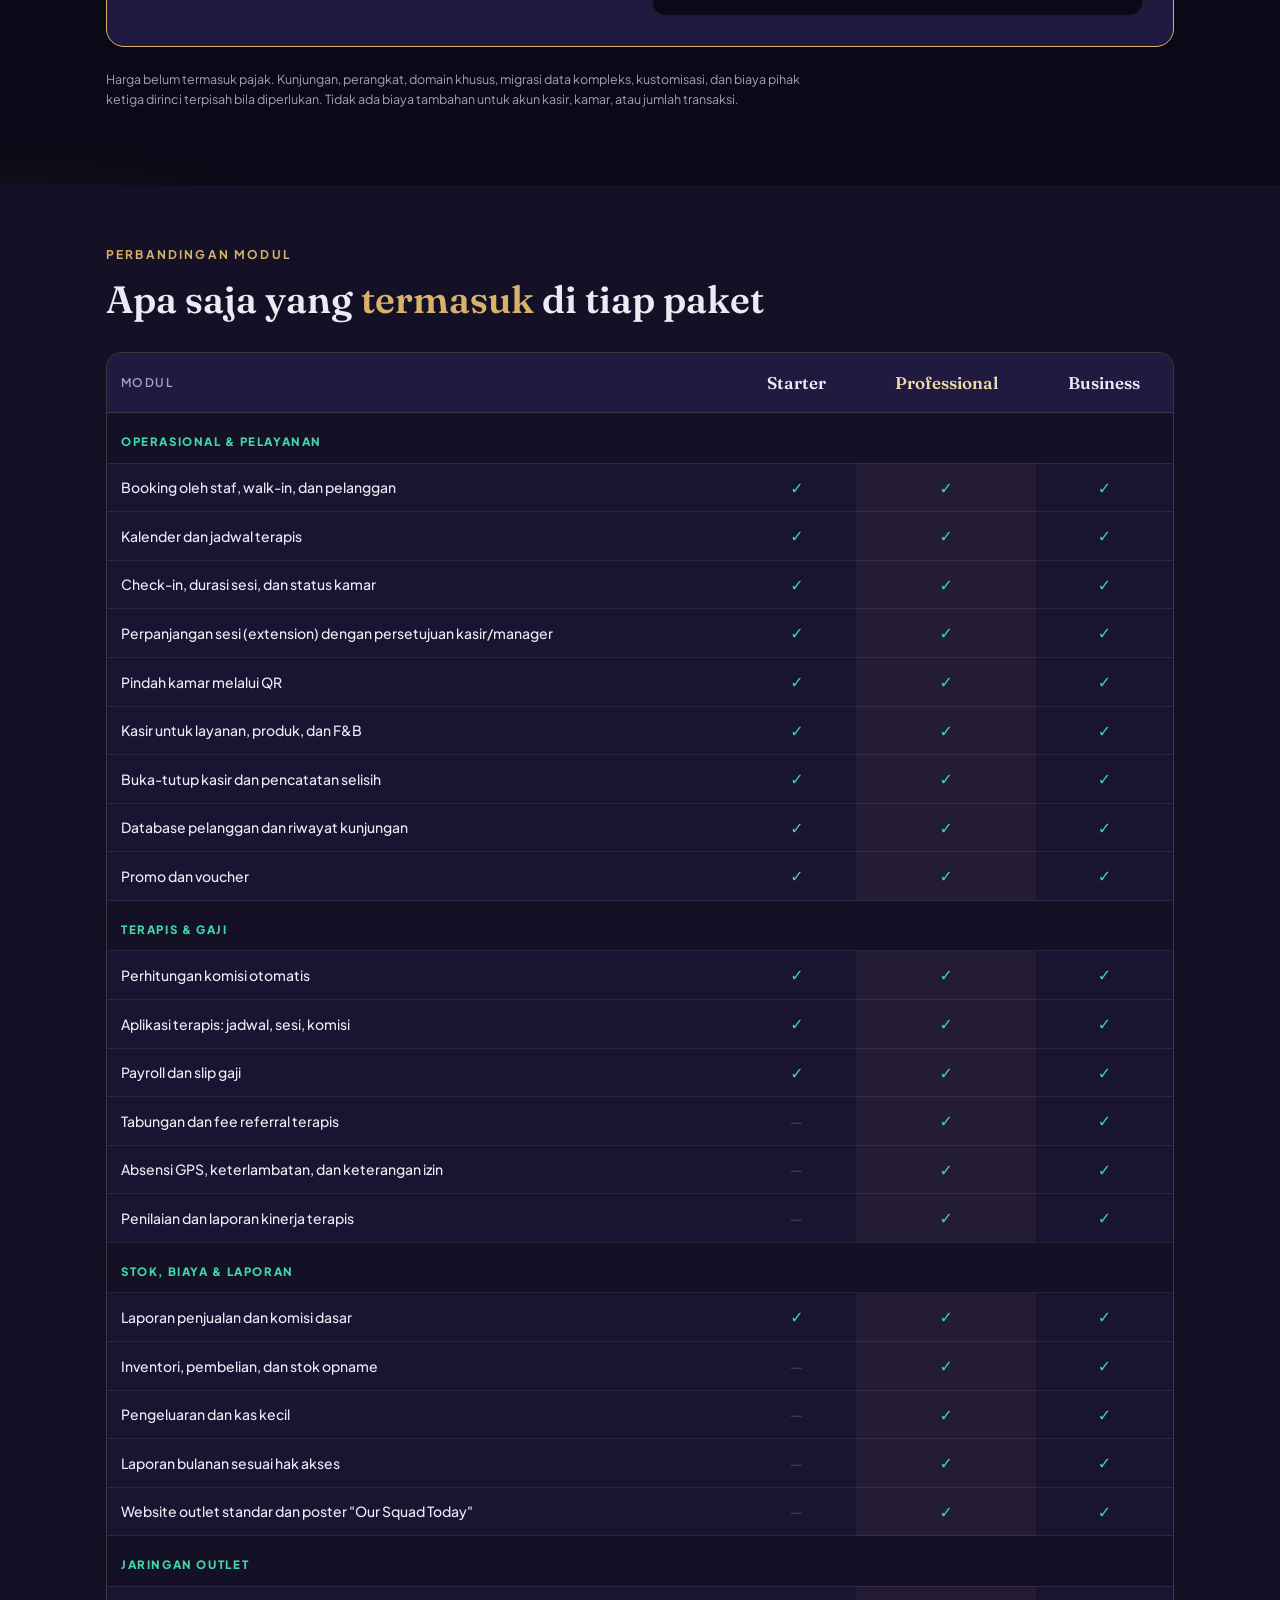
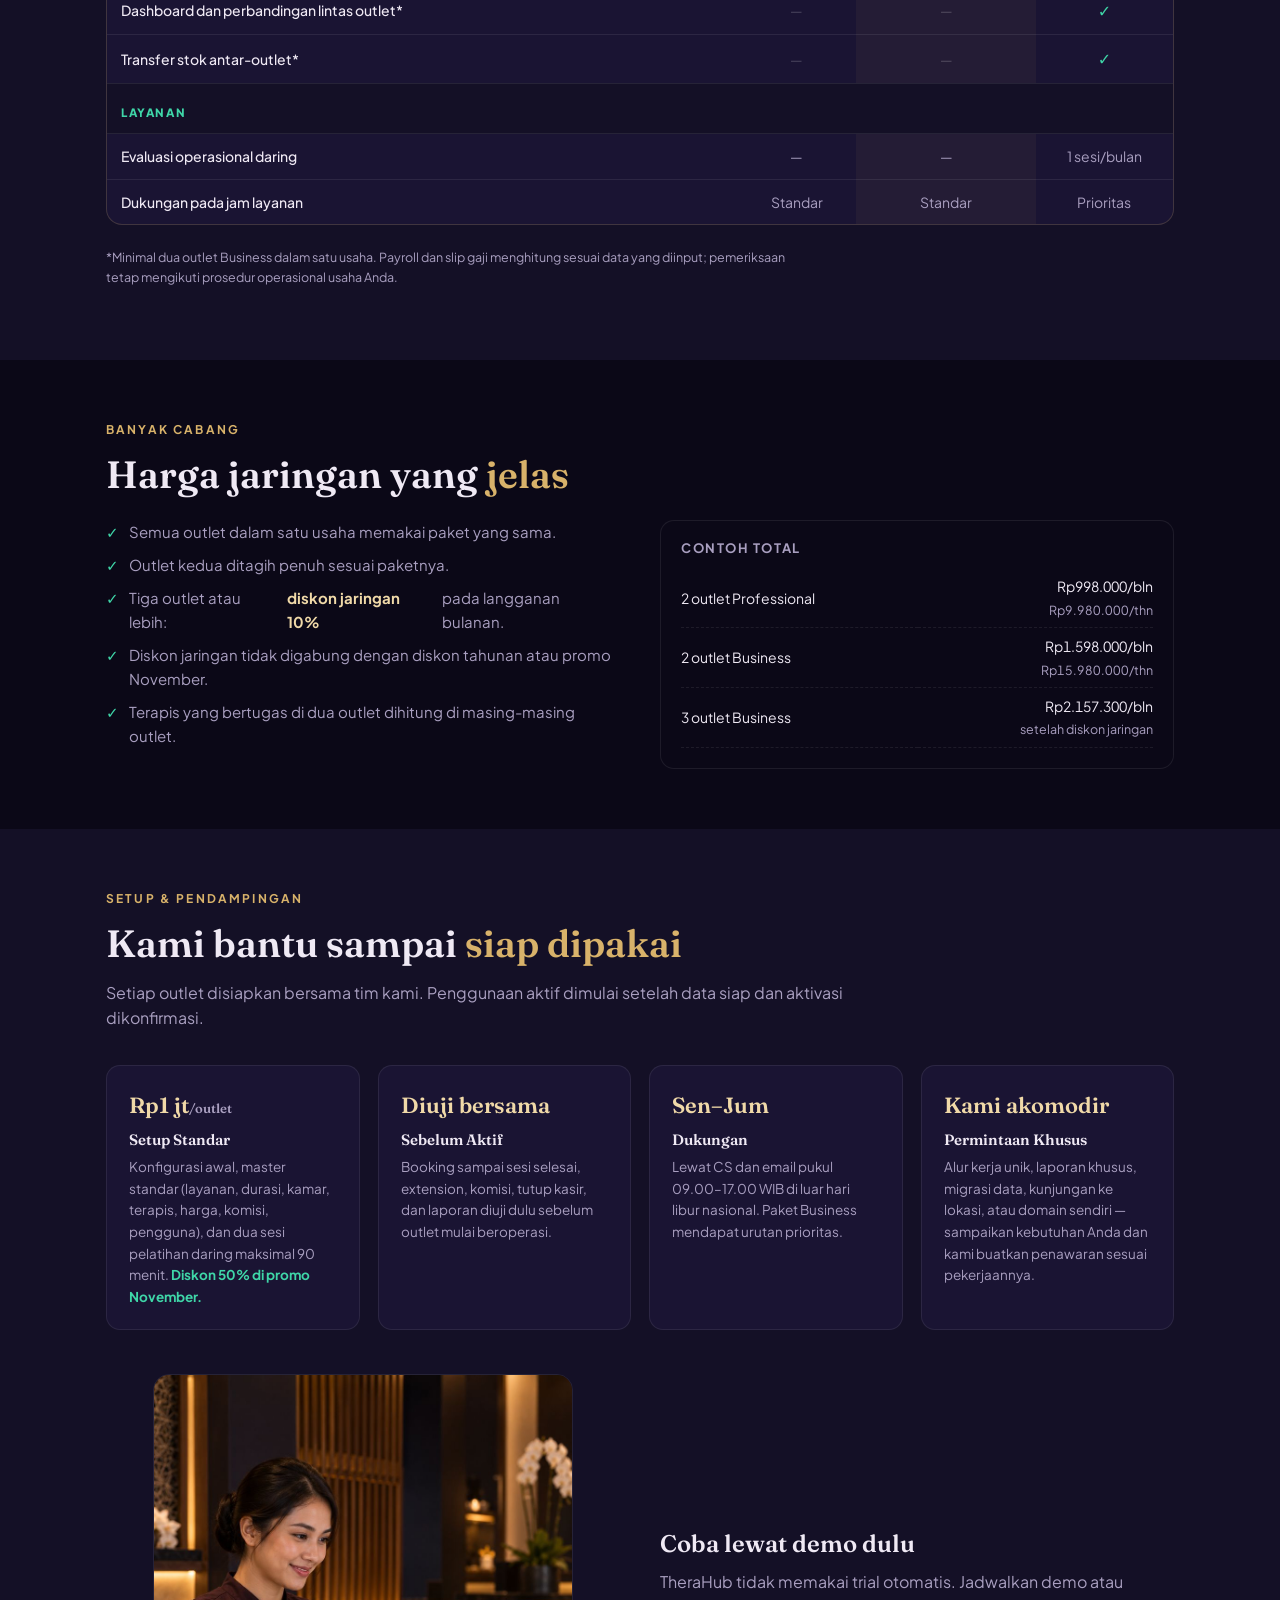
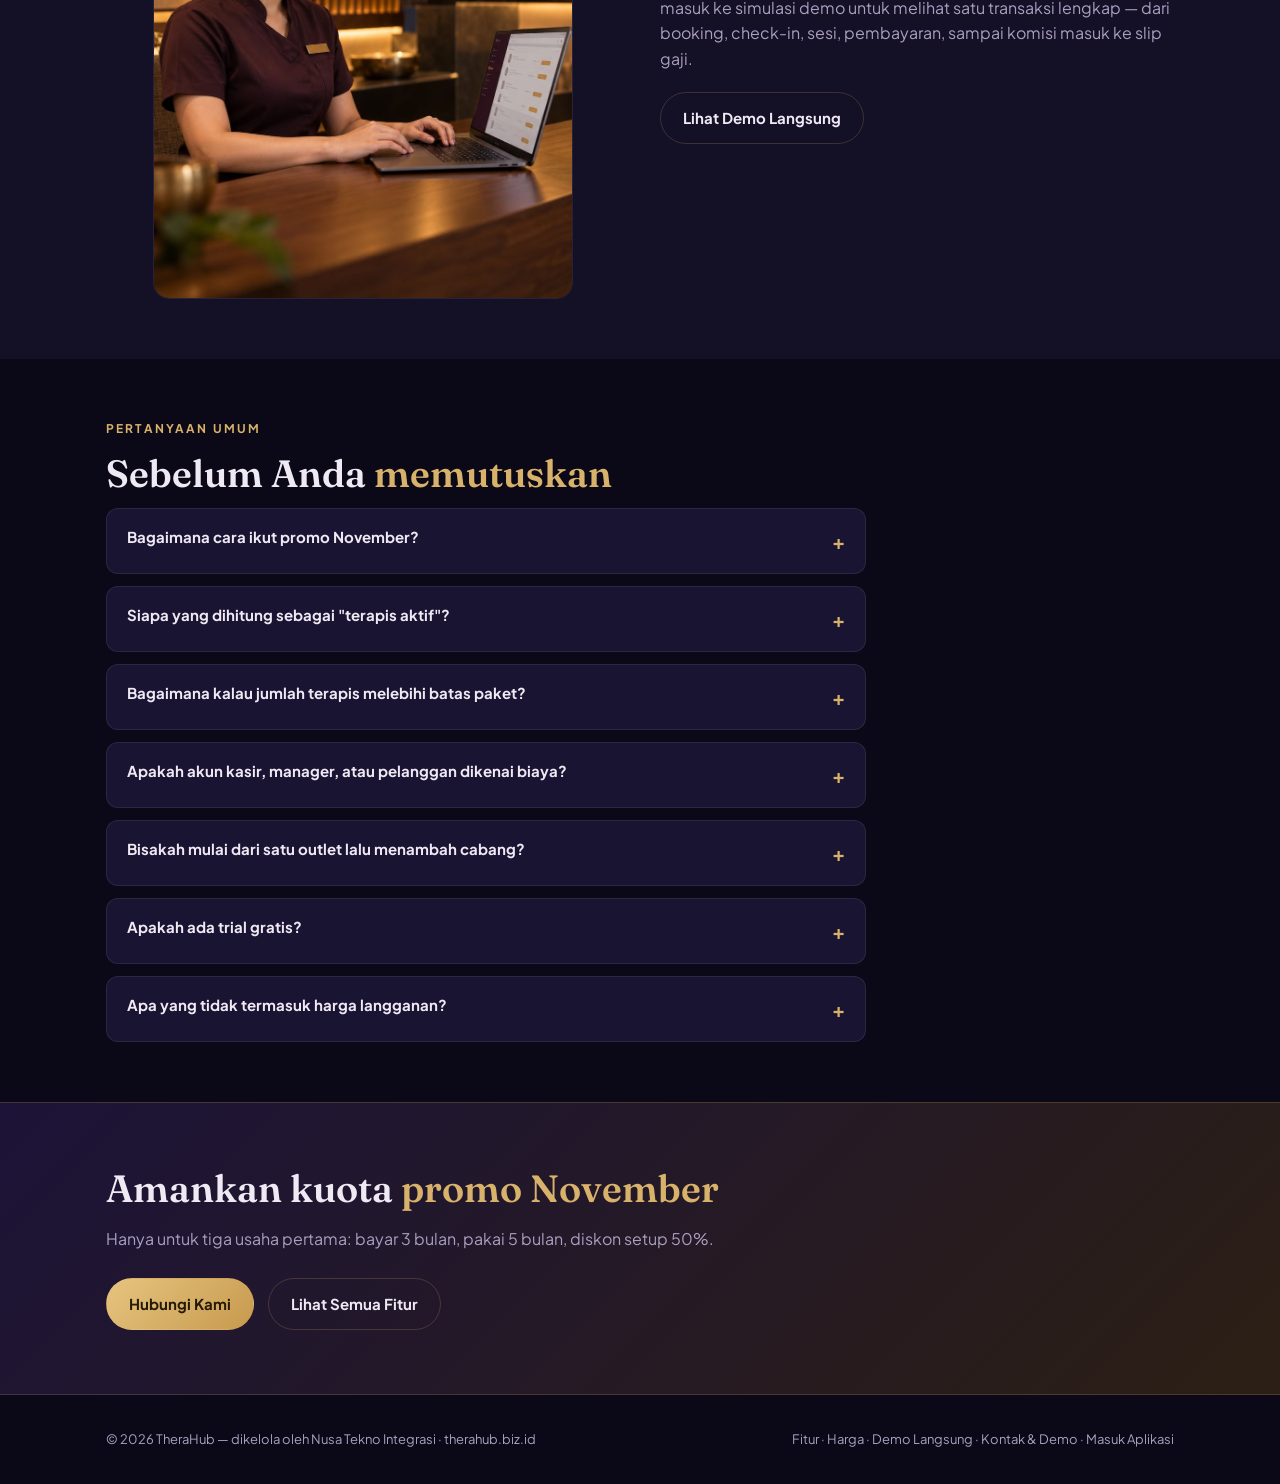
<file: harga.html>
<!doctype html>
<html lang="id">
<head>
<meta charset="utf-8">
<meta name="viewport" content="width=device-width, initial-scale=1, viewport-fit=cover">
<title>Harga — TheraHub</title>
<!-- og:start -->
<meta name="description" content="Paket Starter, Professional & Business mulai Rp299 rb/outlet/bulan. Tahunan cukup bayar 10 bulan. Promo November: bayar 3 bulan, pakai 5 bulan + diskon setup 50% untuk 3 klien pertama.">
<link rel="canonical" href="https://www.therahub.biz.id/harga.html">
<meta property="og:type" content="website">
<meta property="og:site_name" content="TheraHub">
<meta property="og:locale" content="id_ID">
<meta property="og:title" content="Harga TheraHub — Mulai Rp299 rb/outlet/bulan">
<meta property="og:description" content="Paket Starter, Professional & Business mulai Rp299 rb/outlet/bulan. Tahunan cukup bayar 10 bulan. Promo November: bayar 3 bulan, pakai 5 bulan + diskon setup 50% untuk 3 klien pertama.">
<meta property="og:url" content="https://www.therahub.biz.id/harga.html">
<meta property="og:image" content="https://www.therahub.biz.id/img/og-v2.jpg">
<meta property="og:image:width" content="1200">
<meta property="og:image:height" content="630">
<meta property="og:image:alt" content="TheraHub — dashboard dan aplikasi spa dengan terapis dan tamu">
<meta name="twitter:card" content="summary_large_image">
<meta name="twitter:title" content="Harga TheraHub — Mulai Rp299 rb/outlet/bulan">
<meta name="twitter:description" content="Paket Starter, Professional & Business mulai Rp299 rb/outlet/bulan. Tahunan cukup bayar 10 bulan. Promo November: bayar 3 bulan, pakai 5 bulan + diskon setup 50% untuk 3 klien pertama.">
<meta name="twitter:image" content="https://www.therahub.biz.id/img/og-v2.jpg">
<meta name="theme-color" content="#0b0817">
<!-- og:end -->
<link rel="stylesheet" href="https://fonts.googleapis.com/css2?family=Fraunces:opsz,wght@9..144,400;9..144,600;9..144,700&family=Plus+Jakarta+Sans:wght@400;500;600;700;800&display=swap">
<link rel="stylesheet" href="styles.css">
</head>
<body>

<nav class="site"><div class="in">
  <a class="logo" href="index.html"><svg viewBox="0 0 24 24" fill="none" stroke="#d8b26a" stroke-width="1.6" stroke-linecap="round" aria-hidden="true"><path d="M12 21c-4-2.6-6-5.4-6-8.5C6 9 8 6.5 12 3c4 3.5 6 6 6 9.5 0 3.1-2 5.9-6 8.5z"/><path d="M12 21V9"/><path d="M12 13c-1.6-.4-2.8-1.4-3.5-3M12 13c1.6-.4 2.8-1.4 3.5-3"/></svg><span>Thera<b>Hub</b></span></a>
  <span class="links">
    <a href="index.html">Beranda</a>
    <a href="fitur.html">Fitur</a>
    <a href="harga.html" class="on">Harga</a>
    <a href="kontak.html#demo-langsung">Demo Langsung</a>
    <a href="kontak.html">Kontak &amp; Demo</a>
    <a class="nav-login" href="https://app.therahub.biz.id/login" rel="noopener">Masuk</a>
  </span>
</div></nav>

<header class="hero band"><div class="in">
  <div class="tag">Harga &amp; Paket</div>
  <h1>Investasi yang <em>sepadan</em> dengan kendali penuh</h1>
  <p class="lead">Langganan per outlet. Akun owner, manager, admin, kasir, dan pelanggan sudah termasuk. Jumlah kamar, booking, dan transaksi tidak menambah tagihan. Harga belum termasuk pajak yang berlaku.</p>

  <div class="toggle" role="tablist" aria-label="Periode pembayaran">
    <button id="t-bln" class="on" onclick="setMode('bln')">Bulanan</button>
    <button id="t-thn" onclick="setMode('thn')">Tahunan · bayar 10 bulan</button>
  </div>
  <div class="save-note" id="save-note" hidden>Bayar 10 bulan, pakai 12 bulan — hemat 2 bulan setiap tahun.</div>

  <div class="plans">
    <div class="plan">
      <h3>Starter</h3>
      <div class="for">Outlet kecil yang ingin merapikan booking, kamar, kasir, komisi, sampai gajian.</div>
      <div class="price"><b class="pv" data-bln="Rp299 rb" data-thn="Rp2,99 jt">Rp299 rb</b> <span class="pu" data-bln="/outlet/bulan" data-thn="/outlet/tahun">/outlet/bulan</span></div>
      <div class="sub pv2" data-bln="Setup Rp1 jt/outlet" data-thn="setara Rp249 rb/bulan · setup Rp1 jt">Setup Rp1 jt/outlet</div>
      <ul>
        <li class="cap">Hingga 10 terapis aktif per outlet</li>
        <li>Booking staf, walk-in &amp; pelanggan</li>
        <li>Jadwal terapis, check-in &amp; status kamar</li>
        <li>Extension &amp; pindah kamar lewat QR</li>
        <li>Kasir layanan, produk &amp; F&amp;B</li>
        <li>Buka-tutup kasir &amp; catatan selisih</li>
        <li>Komisi otomatis &amp; aplikasi terapis</li>
        <li>Payroll &amp; slip gaji</li>
        <li>Database pelanggan, promo &amp; voucher</li>
        <li>Laporan penjualan &amp; komisi dasar</li>
      </ul>
      <a class="btn btn-ghost" href="kontak.html" data-wa="Halo%20TheraHub%2C%20saya%20tertarik%20paket%20Starter.">Pilih Starter</a>
    </div>

    <div class="plan hot">
      <div class="pop">Paket Utama</div>
      <h3>Professional</h3>
      <div class="for">Outlet refleksi &amp; massage dengan banyak terapis — absensi, kinerja, stok, dan biaya ikut terkendali.</div>
      <div class="price"><b class="pv" data-bln="Rp499 rb" data-thn="Rp4,99 jt">Rp499 rb</b> <span class="pu" data-bln="/outlet/bulan" data-thn="/outlet/tahun">/outlet/bulan</span></div>
      <div class="sub pv2" data-bln="Setup Rp1 jt/outlet" data-thn="setara Rp416 rb/bulan · setup Rp1 jt">Setup Rp1 jt/outlet</div>
      <ul>
        <li class="cap">Hingga 30 terapis aktif per outlet</li>
        <li>Semua fitur Starter</li>
        <li>Tabungan &amp; fee referral terapis</li>
        <li>Absensi GPS, keterlambatan &amp; izin</li>
        <li>Penilaian &amp; laporan kinerja terapis</li>
        <li>Inventori, pembelian &amp; stok opname</li>
        <li>Pengeluaran &amp; kas kecil</li>
        <li>Laporan bulanan sesuai hak akses</li>
        <li>Website outlet &amp; poster "Our Squad Today"</li>
      </ul>
      <a class="btn btn-gold" href="kontak.html" data-wa="Halo%20TheraHub%2C%20saya%20tertarik%20paket%20Professional.">Pilih Professional</a>
    </div>

    <div class="plan">
      <h3>Business</h3>
      <div class="for">Outlet besar atau jaringan cabang yang butuh pengawasan gabungan.</div>
      <div class="price"><b class="pv" data-bln="Rp799 rb" data-thn="Rp7,99 jt">Rp799 rb</b> <span class="pu" data-bln="/outlet/bulan" data-thn="/outlet/tahun">/outlet/bulan</span></div>
      <div class="sub pv2" data-bln="Setup Rp1 jt/outlet" data-thn="setara Rp666 rb/bulan · setup Rp1 jt">Setup Rp1 jt/outlet</div>
      <ul>
        <li class="cap">Hingga 60 terapis aktif per outlet</li>
        <li>Semua fitur Professional</li>
        <li>Dashboard &amp; perbandingan lintas outlet*</li>
        <li>Transfer stok antar-outlet*</li>
        <li>Evaluasi operasional daring 1 sesi/bulan</li>
        <li>Dukungan prioritas</li>
      </ul>
      <a class="btn btn-ghost" href="kontak.html" data-wa="Halo%20TheraHub%2C%20saya%20tertarik%20paket%20Business.">Pilih Business</a>
    </div>
  </div>
  <p class="fine">*Berlaku untuk minimal dua outlet Business dalam satu usaha. Satu outlet besar tetap bisa memilih Business untuk kapasitas 60 terapis.</p>

  <div class="oct" id="promo">
    <div class="head">
      <h3>Promo November 2026</h3>
      <span class="tag-chip">3 klien pertama</span>
    </div>
    <div class="cols">
      <div>
        <ul>
          <li><b>Bayar 3 bulan, pakai 5 bulan</b> — bonus 2 bulan penggunaan.</li>
          <li><b>Diskon 50% jasa setup standar</b> — Rp500 rb per outlet.</li>
          <li><b>Masa persiapan hingga 30 hari</b> di luar 5 bulan penggunaan. Selesai lebih cepat, langsung aktif.</li>
          <li>Pendaftaran <b>1–30 November 2026</b> atau sampai kuota tiga usaha pertama terpenuhi.</li>
          <li>Tidak digabung dengan diskon tahunan atau diskon jaringan. Perpanjangan mengikuti harga normal.</li>
        </ul>
      </div>
      <div class="calc">
        <h4>Contoh — Professional, 1 outlet</h4>
        <table>
          <tr><td>Langganan 3 bulan × Rp499.000</td><td>Rp1.497.000</td></tr>
          <tr><td>Bonus 2 bulan penggunaan</td><td>Rp0</td></tr>
          <tr><td>Setup standar</td><td><s style="color:var(--muted)">Rp1.000.000</s> Rp500.000</td></tr>
          <tr class="tot"><td>Total awal (5 bulan pakai)</td><td>Rp1.997.000</td></tr>
          <tr class="gain"><td>Hemat dibanding harga normal</td><td>Rp1.498.000</td></tr>
        </table>
      </div>
    </div>
  </div>

  <p class="fine">Harga belum termasuk pajak. Kunjungan, perangkat, domain khusus, migrasi data kompleks, kustomisasi, dan biaya pihak ketiga dirinci terpisah bila diperlukan. Tidak ada biaya tambahan untuk akun kasir, kamar, atau jumlah transaksi.</p>
</div></header>

<section class="band alt" id="modul"><div class="in">
  <div class="eyebrow">Perbandingan Modul</div>
  <h2>Apa saja yang <em>termasuk</em> di tiap paket</h2>
  <div class="mx-wrap">
    <table class="mx">
      <thead><tr><th scope="col">Modul</th><th scope="col">Starter</th><th scope="col" class="hot">Professional</th><th scope="col">Business</th></tr></thead>
      <tbody>
          <tr class="grp"><th colspan="4" scope="colgroup">Operasional & pelayanan</th></tr>
          <tr><th scope="row">Booking oleh staf, walk-in, dan pelanggan</th><td><span class="ck">✓</span></td><td><span class="ck">✓</span></td><td><span class="ck">✓</span></td></tr>
          <tr><th scope="row">Kalender dan jadwal terapis</th><td><span class="ck">✓</span></td><td><span class="ck">✓</span></td><td><span class="ck">✓</span></td></tr>
          <tr><th scope="row">Check-in, durasi sesi, dan status kamar</th><td><span class="ck">✓</span></td><td><span class="ck">✓</span></td><td><span class="ck">✓</span></td></tr>
          <tr><th scope="row">Perpanjangan sesi (extension) dengan persetujuan kasir/manager</th><td><span class="ck">✓</span></td><td><span class="ck">✓</span></td><td><span class="ck">✓</span></td></tr>
          <tr><th scope="row">Pindah kamar melalui QR</th><td><span class="ck">✓</span></td><td><span class="ck">✓</span></td><td><span class="ck">✓</span></td></tr>
          <tr><th scope="row">Kasir untuk layanan, produk, dan F&amp;B</th><td><span class="ck">✓</span></td><td><span class="ck">✓</span></td><td><span class="ck">✓</span></td></tr>
          <tr><th scope="row">Buka-tutup kasir dan pencatatan selisih</th><td><span class="ck">✓</span></td><td><span class="ck">✓</span></td><td><span class="ck">✓</span></td></tr>
          <tr><th scope="row">Database pelanggan dan riwayat kunjungan</th><td><span class="ck">✓</span></td><td><span class="ck">✓</span></td><td><span class="ck">✓</span></td></tr>
          <tr><th scope="row">Promo dan voucher</th><td><span class="ck">✓</span></td><td><span class="ck">✓</span></td><td><span class="ck">✓</span></td></tr>
          <tr class="grp"><th colspan="4" scope="colgroup">Terapis &amp; gaji</th></tr>
          <tr><th scope="row">Perhitungan komisi otomatis</th><td><span class="ck">✓</span></td><td><span class="ck">✓</span></td><td><span class="ck">✓</span></td></tr>
          <tr><th scope="row">Aplikasi terapis: jadwal, sesi, komisi</th><td><span class="ck">✓</span></td><td><span class="ck">✓</span></td><td><span class="ck">✓</span></td></tr>
          <tr><th scope="row">Payroll dan slip gaji</th><td><span class="ck">✓</span></td><td><span class="ck">✓</span></td><td><span class="ck">✓</span></td></tr>
          <tr><th scope="row">Tabungan dan fee referral terapis</th><td><span class="no">—</span></td><td><span class="ck">✓</span></td><td><span class="ck">✓</span></td></tr>
          <tr><th scope="row">Absensi GPS, keterlambatan, dan keterangan izin</th><td><span class="no">—</span></td><td><span class="ck">✓</span></td><td><span class="ck">✓</span></td></tr>
          <tr><th scope="row">Penilaian dan laporan kinerja terapis</th><td><span class="no">—</span></td><td><span class="ck">✓</span></td><td><span class="ck">✓</span></td></tr>
          <tr class="grp"><th colspan="4" scope="colgroup">Stok, biaya &amp; laporan</th></tr>
          <tr><th scope="row">Laporan penjualan dan komisi dasar</th><td><span class="ck">✓</span></td><td><span class="ck">✓</span></td><td><span class="ck">✓</span></td></tr>
          <tr><th scope="row">Inventori, pembelian, dan stok opname</th><td><span class="no">—</span></td><td><span class="ck">✓</span></td><td><span class="ck">✓</span></td></tr>
          <tr><th scope="row">Pengeluaran dan kas kecil</th><td><span class="no">—</span></td><td><span class="ck">✓</span></td><td><span class="ck">✓</span></td></tr>
          <tr><th scope="row">Laporan bulanan sesuai hak akses</th><td><span class="no">—</span></td><td><span class="ck">✓</span></td><td><span class="ck">✓</span></td></tr>
          <tr><th scope="row">Website outlet standar dan poster "Our Squad Today"</th><td><span class="no">—</span></td><td><span class="ck">✓</span></td><td><span class="ck">✓</span></td></tr>
          <tr class="grp"><th colspan="4" scope="colgroup">Jaringan outlet</th></tr>
          <tr><th scope="row">Dashboard dan perbandingan lintas outlet*</th><td><span class="no">—</span></td><td><span class="no">—</span></td><td><span class="ck">✓</span></td></tr>
          <tr><th scope="row">Transfer stok antar-outlet*</th><td><span class="no">—</span></td><td><span class="no">—</span></td><td><span class="ck">✓</span></td></tr>
          <tr class="grp"><th colspan="4" scope="colgroup">Layanan</th></tr>
          <tr><th scope="row">Evaluasi operasional daring</th><td>—</td><td>—</td><td>1 sesi/bulan</td></tr>
          <tr><th scope="row">Dukungan pada jam layanan</th><td>Standar</td><td>Standar</td><td>Prioritas</td></tr>
      </tbody>
    </table>
  </div>
  <p class="fine">*Minimal dua outlet Business dalam satu usaha. Payroll dan slip gaji menghitung sesuai data yang diinput; pemeriksaan tetap mengikuti prosedur operasional usaha Anda.</p>
</div></section>

<section class="band"><div class="in">
  <div class="eyebrow">Banyak Cabang</div>
  <h2>Harga jaringan yang <em>jelas</em></h2>
  <div class="split" style="margin-top:24px;align-items:start">
    <div>
      <ul class="rep-list" style="border-top:0;padding-top:0;margin-top:0;font-size:15px">
        <li>Semua outlet dalam satu usaha memakai paket yang sama.</li>
        <li>Outlet kedua ditagih penuh sesuai paketnya.</li>
        <li>Tiga outlet atau lebih: <b style="color:var(--gold-soft)">diskon jaringan 10%</b> pada langganan bulanan.</li>
        <li>Diskon jaringan tidak digabung dengan diskon tahunan atau promo November.</li>
        <li>Terapis yang bertugas di dua outlet dihitung di masing-masing outlet.</li>
      </ul>
    </div>
    <div class="calc">
      <h4>Contoh total</h4>
      <table>
        <tr><td>2 outlet Professional</td><td>Rp998.000/bln<br><span style="color:var(--muted);font-size:12.5px">Rp9.980.000/thn</span></td></tr>
        <tr><td>2 outlet Business</td><td>Rp1.598.000/bln<br><span style="color:var(--muted);font-size:12.5px">Rp15.980.000/thn</span></td></tr>
        <tr><td>3 outlet Business</td><td>Rp2.157.300/bln<br><span style="color:var(--muted);font-size:12.5px">setelah diskon jaringan</span></td></tr>
      </table>
    </div>
  </div>
</div></section>

<section class="band alt"><div class="in">
  <div class="eyebrow">Setup &amp; Pendampingan</div>
  <h2>Kami bantu sampai <em>siap dipakai</em></h2>
  <p class="lead">Setiap outlet disiapkan bersama tim kami. Penggunaan aktif dimulai setelah data siap dan aktivasi dikonfirmasi.</p>
  <div class="impl">
    <div class="it"><div class="p">Rp1 jt<span style="font-size:13px;color:var(--muted)">/outlet</span></div><h3>Setup Standar</h3><p>Konfigurasi awal, master standar (layanan, durasi, kamar, terapis, harga, komisi, pengguna), dan dua sesi pelatihan daring maksimal 90 menit. <b style="color:var(--teal)">Diskon 50% di promo November.</b></p></div>
    <div class="it"><div class="p">Diuji bersama</div><h3>Sebelum Aktif</h3><p>Booking sampai sesi selesai, extension, komisi, tutup kasir, dan laporan diuji dulu sebelum outlet mulai beroperasi.</p></div>
    <div class="it"><div class="p">Sen–Jum</div><h3>Dukungan</h3><p>Lewat CS dan email pukul 09.00–17.00 WIB di luar hari libur nasional. Paket Business mendapat urutan prioritas.</p></div>
    <div class="it"><div class="p">Kami akomodir</div><h3>Permintaan Khusus</h3><p>Alur kerja unik, laporan khusus, migrasi data, kunjungan ke lokasi, atau domain sendiri — sampaikan kebutuhan Anda dan kami buatkan penawaran sesuai pekerjaannya.</p></div>
  </div>
  <div class="split" style="margin-top:44px">
    <div class="media"><img src="img/staff-laptop.jpg" alt="Staf spa membuka TheraHub di laptop saat pelatihan" loading="lazy" style="max-width:420px;margin-inline:auto"></div>
    <div>
      <h3 style="font-size:24px">Coba lewat demo dulu</h3>
      <p class="lead" style="margin-top:12px">TheraHub tidak memakai trial otomatis. Jadwalkan demo atau masuk ke simulasi demo untuk melihat satu transaksi lengkap — dari booking, check-in, sesi, pembayaran, sampai komisi masuk ke slip gaji.</p>
      <div class="cta" style="display:flex;gap:14px;flex-wrap:wrap;margin-top:20px">
        <a class="btn btn-ghost" href="kontak.html#demo-langsung">Lihat Demo Langsung</a>
      </div>
    </div>
  </div>
</div></section>

<section class="band"><div class="in">
  <div class="eyebrow">Pertanyaan Umum</div>
  <h2>Sebelum Anda <em>memutuskan</em></h2>
  <div style="max-width:760px;margin-top:10px">
    <details><summary>Bagaimana cara ikut promo November?</summary><p>Daftar antara 1–30 November 2026 dan bayar langganan 3 bulan di muka untuk paket mana pun. Anda mendapat 5 bulan penggunaan aktif plus diskon 50% jasa setup. Kuota hanya untuk tiga usaha pertama yang pembayarannya sudah terverifikasi, dan satu usaha hanya bisa memakai promo satu kali.</p></details>
    <details><summary>Siapa yang dihitung sebagai "terapis aktif"?</summary><p>Terapis yang ditugaskan aktif di outlet, termasuk yang sedang cuti. Terapis yang sudah berhenti dan dinonaktifkan tidak dihitung, dan riwayatnya tetap tersimpan.</p></details>
    <details><summary>Bagaimana kalau jumlah terapis melebihi batas paket?</summary><p>Tidak ada tambahan terapis satuan. Terapis ke-11 berarti naik ke Professional, ke-31 ke Business. Di atas 60 terapis per outlet kami buatkan penawaran khusus. Saat kuota penuh, penambahan terapis ditahan, tetapi transaksi dan riwayat tetap berjalan normal.</p></details>
    <details><summary>Apakah akun kasir, manager, atau pelanggan dikenai biaya?</summary><p>Tidak. Akun owner, manager, admin, kasir, dan pelanggan sudah termasuk. Jumlah kamar/bed, booking, dan transaksi juga tidak menambah tagihan.</p></details>
    <details><summary>Bisakah mulai dari satu outlet lalu menambah cabang?</summary><p>Bisa. Semua outlet dalam satu usaha memakai paket yang sama. Outlet kedua ditagih penuh, dan mulai tiga outlet ada diskon jaringan 10% untuk langganan bulanan. Dashboard gabungan dan perbandingan cabang tersedia di paket Business.</p></details>
    <details><summary>Apakah ada trial gratis?</summary><p>Tidak ada trial otomatis. Anda bisa menjadwalkan demo atau mencoba simulasi demo kapan saja. Pilot khusus bisa dibicarakan terpisah.</p></details>
    <details><summary>Apa yang tidak termasuk harga langganan?</summary><p>Pajak, perangkat keras, domain khusus, kunjungan ke lokasi, migrasi data kompleks, kustomisasi, serta biaya pihak ketiga. Semuanya dirinci terpisah sejak penawaran.</p></details>
  </div>
</div></section>

<section class="final band"><div class="in">
  <h2>Amankan kuota <em>promo November</em></h2>
  <p>Hanya untuk tiga usaha pertama: bayar 3 bulan, pakai 5 bulan, diskon setup 50%.</p>
  <div class="cta" style="display:flex;gap:14px;flex-wrap:wrap;margin-top:26px">
    <a class="btn btn-gold" href="kontak.html" data-wa="Halo%20TheraHub%2C%20saya%20mau%20ikut%20promo%20November.">Hubungi Kami</a>
    <a class="btn btn-ghost" href="fitur.html">Lihat Semua Fitur</a>
  </div>
</div></section>

<footer class="site band"><div class="in">
  <span>© 2026 TheraHub — dikelola oleh Nusa Tekno Integrasi · therahub.biz.id</span>
  <span><a href="fitur.html">Fitur</a> · <a href="harga.html">Harga</a> · <a href="kontak.html#demo-langsung">Demo Langsung</a> · <a href="kontak.html">Kontak &amp; Demo</a> · <a href="https://app.therahub.biz.id/login" rel="noopener">Masuk Aplikasi</a></span>
</div></footer>

<script src="site.js"></script>
<script>
function setMode(m){
  document.getElementById('t-bln').classList.toggle('on', m==='bln');
  document.getElementById('t-thn').classList.toggle('on', m==='thn');
  document.getElementById('save-note').hidden = (m==='bln');
  document.querySelectorAll('.pv,.pu,.pv2').forEach(function(el){
    var v = el.getAttribute('data-'+m);
    if(v!==null) el.innerHTML = v;
  });
}
</script>
</body>
</html>
</file>
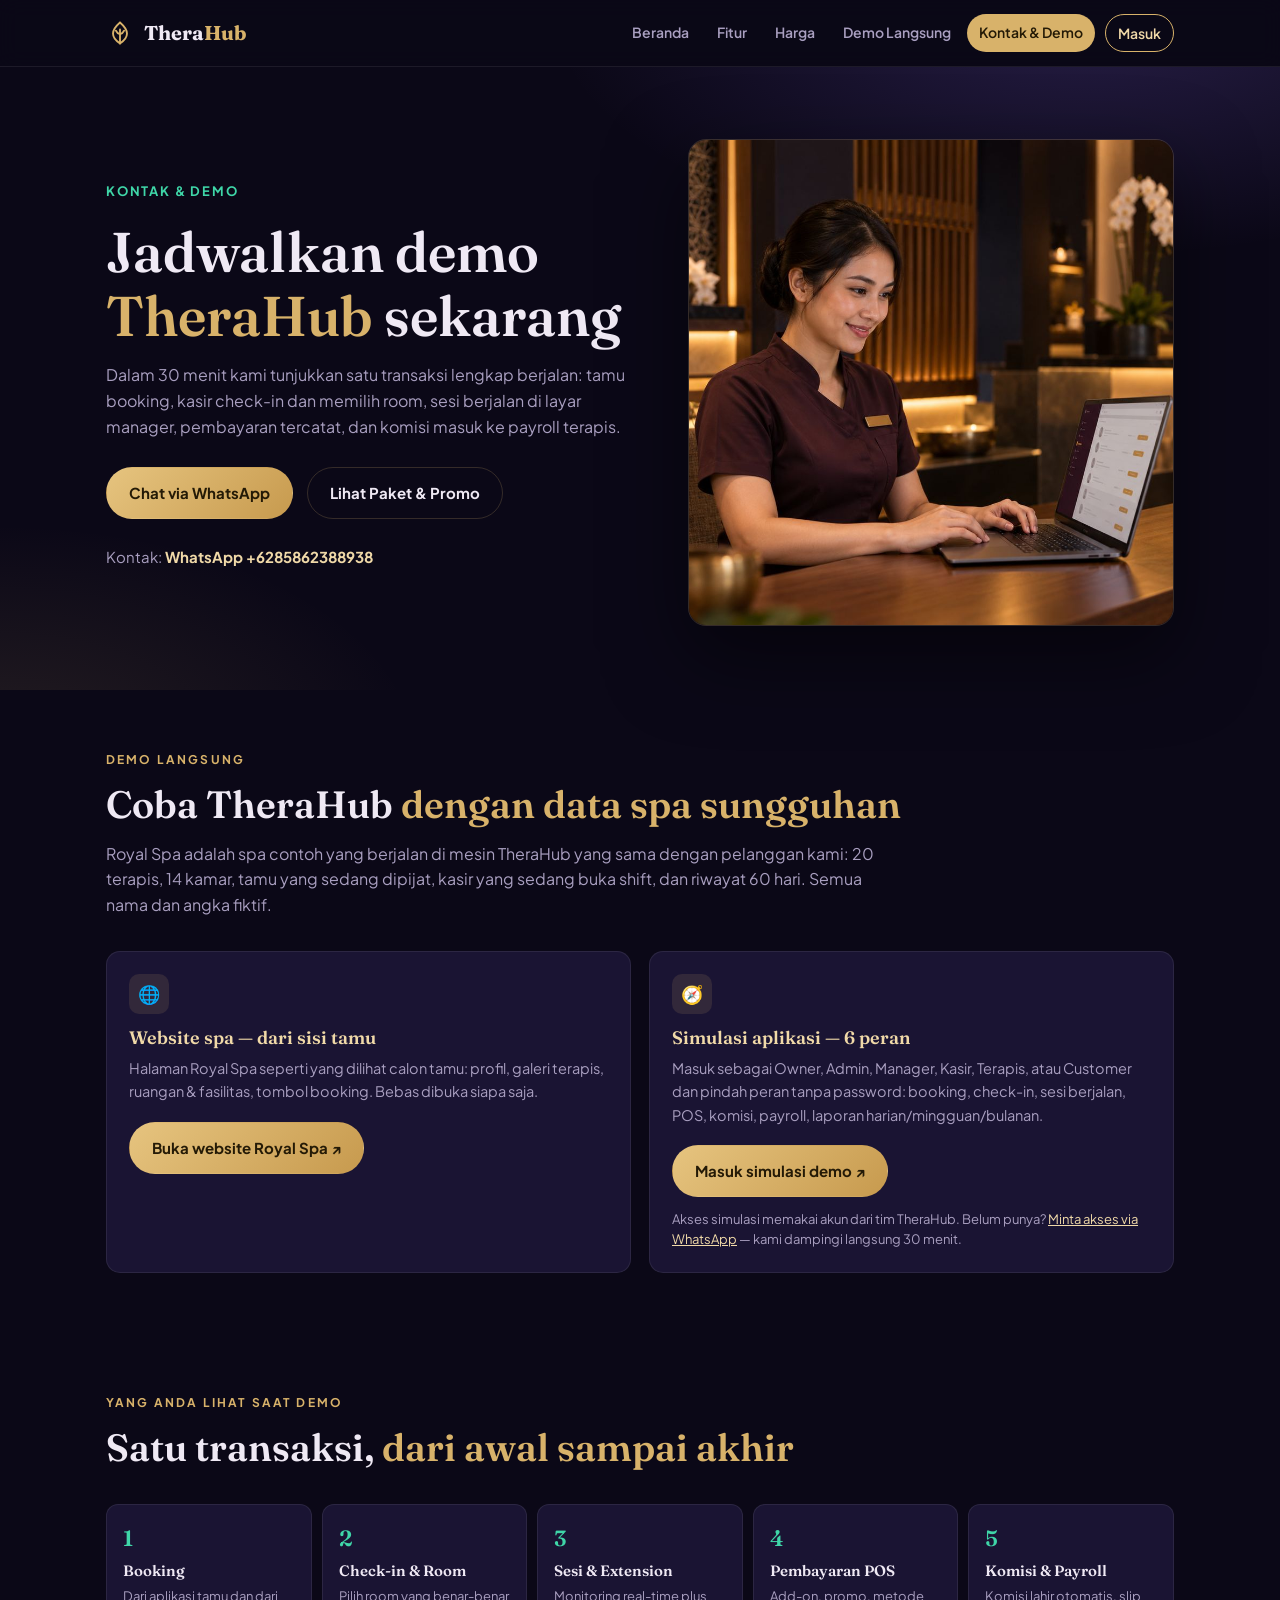
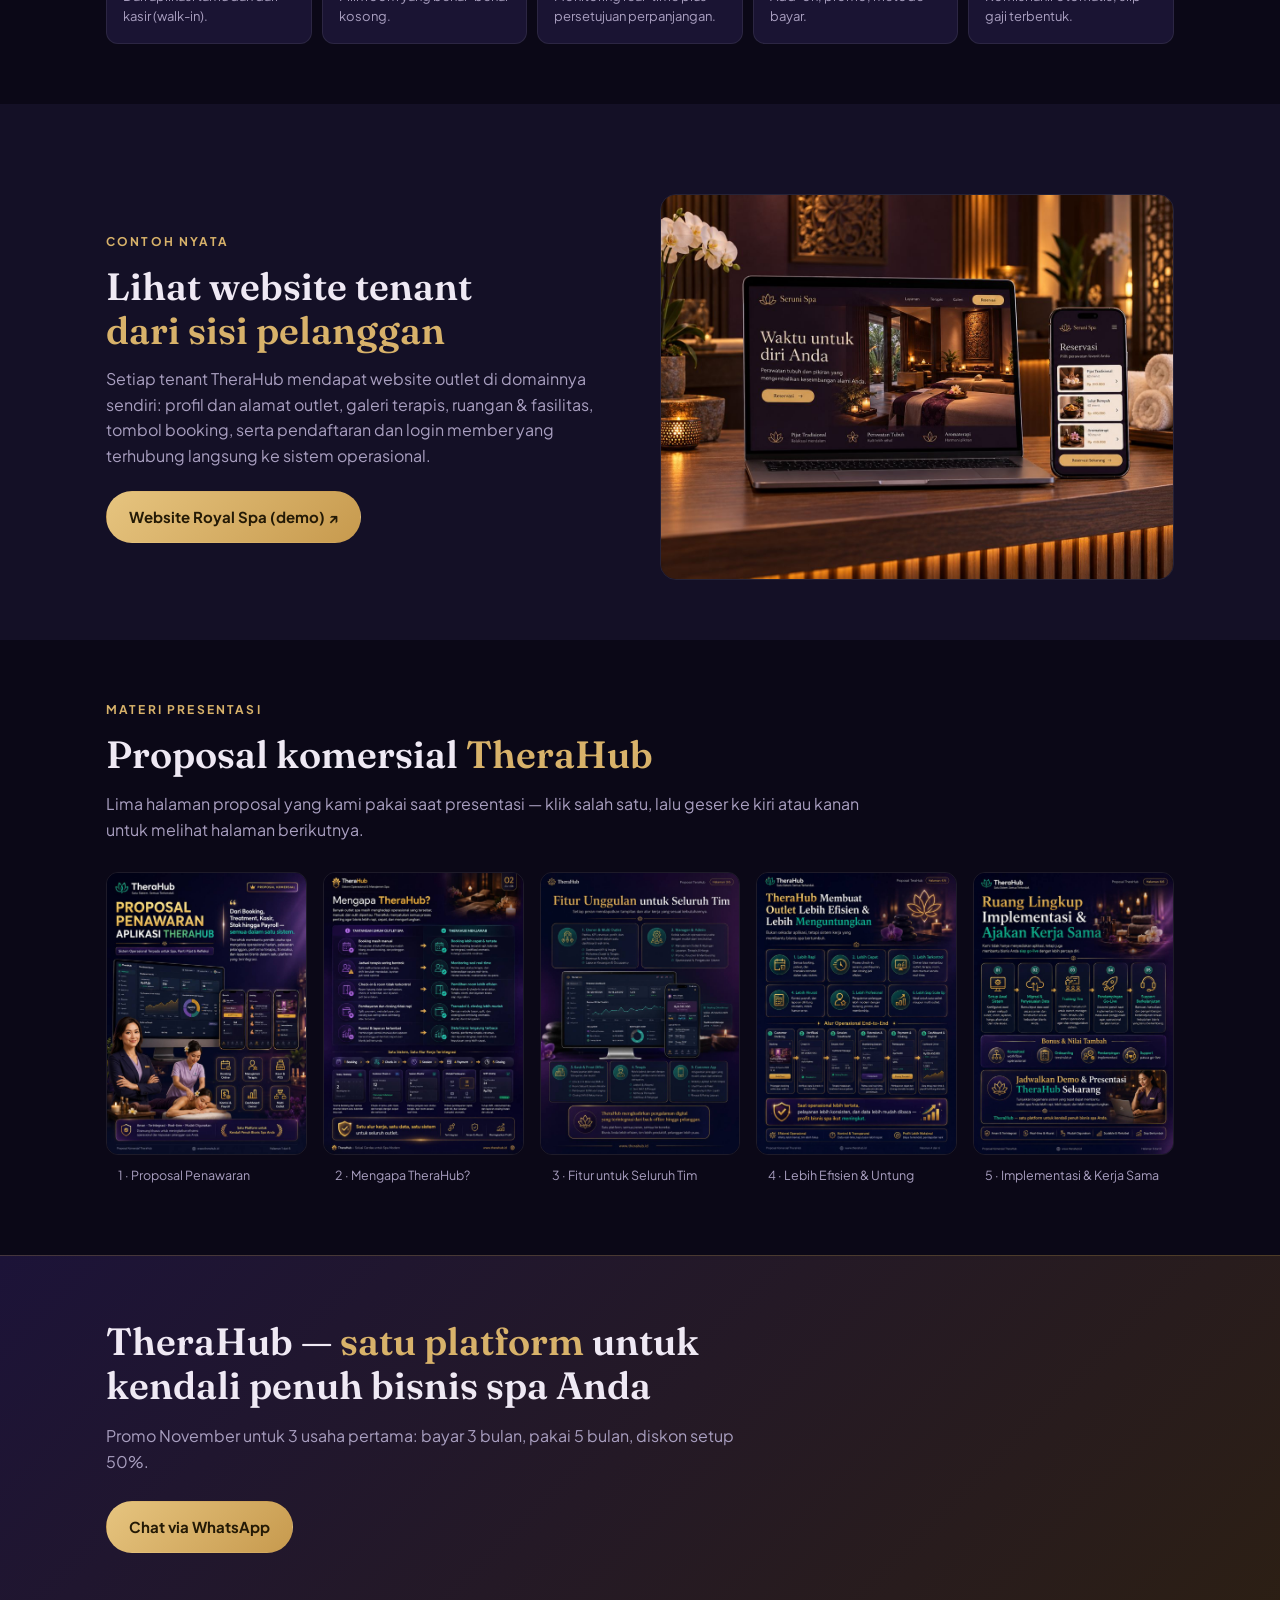
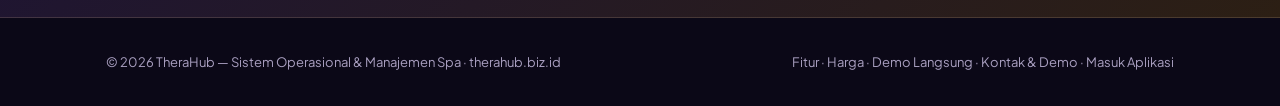
<file: kontak.html>
<!doctype html>
<html lang="id">
<head>
<meta charset="utf-8">
<meta name="viewport" content="width=device-width, initial-scale=1, viewport-fit=cover">
<title>Kontak &amp; Demo — TheraHub</title>
<!-- og:start -->
<meta name="description" content="Lihat satu transaksi lengkap dari booking sampai slip gaji. Hubungi kami via WhatsApp.">
<link rel="canonical" href="https://www.therahub.biz.id/kontak.html">
<meta property="og:type" content="website">
<meta property="og:site_name" content="TheraHub">
<meta property="og:locale" content="id_ID">
<meta property="og:title" content="Jadwalkan Demo TheraHub">
<meta property="og:description" content="Lihat satu transaksi lengkap dari booking sampai slip gaji. Hubungi kami via WhatsApp.">
<meta property="og:url" content="https://www.therahub.biz.id/kontak.html">
<meta property="og:image" content="https://www.therahub.biz.id/img/og-v2.jpg">
<meta property="og:image:width" content="1200">
<meta property="og:image:height" content="630">
<meta property="og:image:alt" content="TheraHub — dashboard dan aplikasi spa dengan terapis dan tamu">
<meta name="twitter:card" content="summary_large_image">
<meta name="twitter:title" content="Jadwalkan Demo TheraHub">
<meta name="twitter:description" content="Lihat satu transaksi lengkap dari booking sampai slip gaji. Hubungi kami via WhatsApp.">
<meta name="twitter:image" content="https://www.therahub.biz.id/img/og-v2.jpg">
<meta name="theme-color" content="#0b0817">
<!-- og:end -->
<link rel="stylesheet" href="https://fonts.googleapis.com/css2?family=Fraunces:opsz,wght@9..144,400;9..144,600;9..144,700&family=Plus+Jakarta+Sans:wght@400;500;600;700;800&display=swap">
<link rel="stylesheet" href="styles.css">
</head>
<body>

<nav class="site"><div class="in">
  <a class="logo" href="index.html"><svg viewBox="0 0 24 24" fill="none" stroke="#d8b26a" stroke-width="1.6" stroke-linecap="round" aria-hidden="true"><path d="M12 21c-4-2.6-6-5.4-6-8.5C6 9 8 6.5 12 3c4 3.5 6 6 6 9.5 0 3.1-2 5.9-6 8.5z"/><path d="M12 21V9"/><path d="M12 13c-1.6-.4-2.8-1.4-3.5-3M12 13c1.6-.4 2.8-1.4 3.5-3"/></svg><span>Thera<b>Hub</b></span></a>
  <span class="links">
    <a href="index.html">Beranda</a>
    <a href="fitur.html">Fitur</a>
    <a href="harga.html">Harga</a>
    <a href="kontak.html#demo-langsung">Demo Langsung</a>
    <a href="kontak.html" class="on">Kontak &amp; Demo</a>
    <a class="nav-login" href="https://app.therahub.biz.id/login" rel="noopener">Masuk</a>
  </span>
</div></nav>

<header class="hero band"><div class="in">
  <div class="hero-grid">
    <div>
      <div class="tag">Kontak &amp; Demo</div>
      <h1>Jadwalkan demo <em>TheraHub</em> sekarang</h1>
      <p class="lead">Dalam 30 menit kami tunjukkan satu transaksi lengkap berjalan: tamu booking, kasir check-in dan memilih room, sesi berjalan di layar manager, pembayaran tercatat, dan komisi masuk ke payroll terapis.</p>
      <div class="cta">
        <a class="btn btn-gold" href="#kontak" data-wa="Halo%20TheraHub%2C%20saya%20mau%20jadwalkan%20demo%20dan%20ikut%20promo%20November.">Chat via WhatsApp</a>
        <a class="btn btn-ghost" href="harga.html">Lihat Paket &amp; Promo</a>
      </div>
      <p id="kontak" style="margin-top:26px;font-size:15px;color:var(--muted)">Kontak: <b style="color:var(--gold-soft)" data-wa-text>therahub.biz.id</b></p>
    </div>
    <div>
      <div class="shot-frame"><img src="img/staff-laptop.jpg" alt="Staf spa membuka TheraHub di laptop" style="width:100%;aspect-ratio:4/4;object-fit:cover;object-position:center 30%"></div>
    </div>
  </div>
</div></header>

<section class="band" id="demo-langsung"><div class="in">
  <div class="eyebrow">Demo Langsung</div>
  <h2>Coba TheraHub <em>dengan data spa sungguhan</em></h2>
  <p class="lead">Royal Spa adalah spa contoh yang berjalan di mesin TheraHub yang sama dengan pelanggan kami: 20 terapis, 14 kamar, tamu yang sedang dipijat, kasir yang sedang buka shift, dan riwayat 60 hari. Semua nama dan angka fiktif.</p>
  <div class="grid-3">
    <div class="feat"><div class="ic">🌐</div><h3>Website spa — dari sisi tamu</h3>
      <p>Halaman Royal Spa seperti yang dilihat calon tamu: profil, galeri terapis, ruangan &amp; fasilitas, tombol booking. Bebas dibuka siapa saja.</p>
      <div class="cta" style="margin-top:18px"><a class="btn btn-gold" href="https://demo.therahub.biz.id/" target="_blank" rel="noopener">Buka website Royal Spa ↗</a></div>
    </div>
    <div class="feat"><div class="ic">🧭</div><h3>Simulasi aplikasi — 6 peran</h3>
      <p>Masuk sebagai Owner, Admin, Manager, Kasir, Terapis, atau Customer dan pindah peran tanpa password: booking, check-in, sesi berjalan, POS, komisi, payroll, laporan harian/mingguan/bulanan.</p>
      <div class="cta" style="margin-top:18px;display:flex;gap:10px;flex-wrap:wrap">
        <a class="btn btn-gold" href="https://demo.therahub.biz.id/demo" target="_blank" rel="noopener">Masuk simulasi demo ↗</a>
      </div>
      <p style="margin-top:12px;font-size:13px">Akses simulasi memakai akun dari tim TheraHub. Belum punya? <a href="#kontak" data-wa="Halo%20TheraHub%2C%20saya%20mau%20mencoba%20simulasi%20demo%20Royal%20Spa.">Minta akses via WhatsApp</a> — kami dampingi langsung 30 menit.</p>
    </div>
  </div>
</div></section>

<section class="band"><div class="in">
  <div class="eyebrow">Yang Anda Lihat Saat Demo</div>
  <h2>Satu transaksi, <em>dari awal sampai akhir</em></h2>
  <div class="flow">
    <div class="step"><div class="n">1</div><h3>Booking</h3><p>Dari aplikasi tamu dan dari kasir (walk-in).</p></div>
    <div class="step"><div class="n">2</div><h3>Check-in &amp; Room</h3><p>Pilih room yang benar-benar kosong.</p></div>
    <div class="step"><div class="n">3</div><h3>Sesi &amp; Extension</h3><p>Monitoring real-time plus persetujuan perpanjangan.</p></div>
    <div class="step"><div class="n">4</div><h3>Pembayaran POS</h3><p>Add-on, promo, metode bayar.</p></div>
    <div class="step"><div class="n">5</div><h3>Komisi &amp; Payroll</h3><p>Komisi lahir otomatis, slip gaji terbentuk.</p></div>
  </div>
</div></section>

<section class="band alt"><div class="in">
  <div class="split">
    <div>
      <div class="eyebrow">Contoh Nyata</div>
      <h2>Lihat website tenant <em>dari sisi pelanggan</em></h2>
      <p class="lead">Setiap tenant TheraHub mendapat website outlet di domainnya sendiri: profil dan alamat outlet, galeri terapis, ruangan &amp; fasilitas, tombol booking, serta pendaftaran dan login member yang terhubung langsung ke sistem operasional.</p>
      <div class="cta" style="display:flex;gap:14px;flex-wrap:wrap;margin-top:22px">
        <a class="btn btn-gold" href="https://demo.therahub.biz.id/" target="_blank" rel="noopener">Website Royal Spa (demo) ↗</a>
      </div>
    </div>
    <div class="media"><img src="img/tenant-website.jpg" alt="Contoh website outlet spa di laptop dan ponsel: halaman utama dan reservasi layanan" loading="lazy"></div>
  </div>
</div></section>

<section class="band"><div class="in">
  <div class="eyebrow">Materi Presentasi</div>
  <h2>Proposal komersial <em>TheraHub</em></h2>
  <p class="lead">Lima halaman proposal yang kami pakai saat presentasi — klik salah satu, lalu geser ke kiri atau kanan untuk melihat halaman berikutnya.</p>
  <div class="gallery">
    <figure><a href="img/proposal-1.jpg"" data-lb><img src="img/proposal-1.jpg" alt="Halaman 1 proposal: Proposal Penawaran Aplikasi TheraHub" loading="lazy"></a><figcaption>1 · Proposal Penawaran</figcaption></figure>
    <figure><a href="img/proposal-2.jpg"" data-lb><img src="img/proposal-2.jpg" alt="Halaman 2 proposal: Mengapa TheraHub — tantangan umum outlet spa dan jawabannya" loading="lazy"></a><figcaption>2 · Mengapa TheraHub?</figcaption></figure>
    <figure><a href="img/proposal-3.jpg"" data-lb><img src="img/proposal-3.jpg" alt="Halaman 3 proposal: Fitur unggulan untuk seluruh tim per peran" loading="lazy"></a><figcaption>3 · Fitur untuk Seluruh Tim</figcaption></figure>
    <figure><a href="img/proposal-4.jpg"" data-lb><img src="img/proposal-4.jpg" alt="Halaman 4 proposal: TheraHub membuat outlet lebih efisien dan menguntungkan" loading="lazy"></a><figcaption>4 · Lebih Efisien &amp; Untung</figcaption></figure>
    <figure><a href="img/proposal-6.jpg"" data-lb><img src="img/proposal-6.jpg" alt="Halaman 6 proposal: Ruang lingkup implementasi dan ajakan kerja sama" loading="lazy"></a><figcaption>5 · Implementasi &amp; Kerja Sama</figcaption></figure>
  </div>
</div></section>

<section class="final band"><div class="in">
  <h2>TheraHub — <em>satu platform</em> untuk kendali penuh bisnis spa Anda</h2>
  <p>Promo November untuk 3 usaha pertama: bayar 3 bulan, pakai 5 bulan, diskon setup 50%.</p>
  <div class="cta" style="display:flex;gap:14px;flex-wrap:wrap;margin-top:26px">
    <a class="btn btn-gold" href="#kontak" data-wa="Halo%20TheraHub%2C%20saya%20mau%20jadwalkan%20demo%20dan%20ikut%20promo%20November.">Chat via WhatsApp</a>
  </div>
</div></section>

<footer class="site band"><div class="in">
  <span>© 2026 TheraHub — Sistem Operasional &amp; Manajemen Spa · therahub.biz.id</span>
  <span><a href="fitur.html">Fitur</a> · <a href="harga.html">Harga</a> · <a href="kontak.html#demo-langsung">Demo Langsung</a> · <a href="kontak.html">Kontak &amp; Demo</a> · <a href="https://app.therahub.biz.id/login" rel="noopener">Masuk Aplikasi</a></span>
</div></footer>

<script src="site.js"></script>
<div class="lb" id="lb" hidden role="dialog" aria-modal="true" aria-label="Proposal TheraHub">
  <div class="lb-top"><span class="lb-count" id="lb-count">1 / 5</span><button class="lb-x" id="lb-x" aria-label="Tutup">✕</button></div>
  <div class="lb-track" id="lb-track"></div>
  <button class="lb-nav lb-prev" id="lb-prev" aria-label="Sebelumnya">‹</button>
  <button class="lb-nav lb-next" id="lb-next" aria-label="Berikutnya">›</button>
  <div class="lb-cap" id="lb-cap"></div>
</div>
<script>
(function(){
  var links=[].slice.call(document.querySelectorAll('[data-lb]'));
  if(!links.length) return;
  var lb=document.getElementById('lb'), track=document.getElementById('lb-track'),
      cnt=document.getElementById('lb-count'), cap=document.getElementById('lb-cap');
  var caps=links.map(function(a){var fc=a.parentNode.querySelector('figcaption');return fc?fc.textContent:''});
  links.forEach(function(a){
    var sl=document.createElement('div'); sl.className='lb-slide';
    var im=document.createElement('img'); im.src=a.getAttribute('href'); im.alt=a.querySelector('img').alt; im.loading='lazy';
    sl.appendChild(im); track.appendChild(sl);
  });
  var cur=0;
  function upd(){ cnt.textContent=(cur+1)+' / '+links.length; cap.textContent=caps[cur];
    document.getElementById('lb-prev').disabled=cur===0; document.getElementById('lb-next').disabled=cur===links.length-1; }
  function go(i,smooth){ cur=Math.max(0,Math.min(links.length-1,i));
    track.scrollTo({left:cur*track.clientWidth,behavior:smooth===false?'auto':'smooth'}); upd(); }
  function open(i){ lb.hidden=false; document.body.style.overflow='hidden';
    requestAnimationFrame(function(){ go(i,false); }); document.getElementById('lb-x').focus(); }
  function close(){ lb.hidden=true; document.body.style.overflow=''; links[cur].focus(); }
  links.forEach(function(a,i){ a.addEventListener('click',function(e){ e.preventDefault(); open(i); }); });
  var t; track.addEventListener('scroll',function(){ clearTimeout(t); t=setTimeout(function(){
    var i=Math.round(track.scrollLeft/track.clientWidth); if(i!==cur){cur=i;upd();} },80); });
  document.getElementById('lb-prev').onclick=function(){go(cur-1)};
  document.getElementById('lb-next').onclick=function(){go(cur+1)};
  document.getElementById('lb-x').onclick=close;
  lb.addEventListener('click',function(e){ if(e.target.classList.contains('lb-slide')) close(); });
  document.addEventListener('keydown',function(e){ if(lb.hidden) return;
    if(e.key==='Escape') close(); else if(e.key==='ArrowRight') go(cur+1); else if(e.key==='ArrowLeft') go(cur-1); });
  window.addEventListener('resize',function(){ if(!lb.hidden) go(cur,false); });
})();
</script>

</body>
</html>
</file>
<file: styles.css>
/* TheraHub — dark spa-night theme, gold display, teal confirmations. Single committed dark look. */
:root{
  --bg:#0b0817; --bg-2:#141026; --card:#1a1433; --card-2:#211a40;
  --line:rgba(201,170,106,.22); --line-soft:rgba(255,255,255,.08);
  --fg:#efe9f4; --muted:#a99fc0;
  --gold:#d8b26a; --gold-soft:#f0d9a8; --teal:#3fd6a8; --violet:#8b6cf0;
  --warn:#e8b949; --todo:#9a8fb8;
  --display:'Fraunces',Georgia,'Times New Roman',serif;
  --body:'Plus Jakarta Sans','Segoe UI',system-ui,-apple-system,sans-serif;
  color-scheme:dark;
}
*{box-sizing:border-box}
body{margin:0;background:var(--bg);color:var(--fg);font-family:var(--body);font-size:16px;line-height:1.6}
img{max-width:100%}
.band{width:100%}
.band>.in{max-width:1100px;margin:0 auto;
  padding-left:max(16px,env(safe-area-inset-left,0px));
  padding-right:max(16px,env(safe-area-inset-right,0px));
  padding-block:60px}
h1,h2,h3,h4{font-family:var(--display);line-height:1.15;text-wrap:balance;margin:0;font-weight:600}
h1{font-size:clamp(34px,5.5vw,56px)}
h2{font-size:clamp(26px,4vw,38px)}
h2 em,h1 em{font-style:normal;color:var(--gold)}
.eyebrow{font-size:12px;letter-spacing:.18em;text-transform:uppercase;color:var(--gold);font-weight:700;margin-bottom:14px}
.lead{color:var(--muted);max-width:66ch;margin-top:14px}
a{color:var(--gold-soft)}
.btn{display:inline-flex;align-items:center;gap:8px;padding:13px 22px;border-radius:999px;font-weight:700;font-size:15px;text-decoration:none;border:1px solid transparent;cursor:pointer}
.btn-gold{background:linear-gradient(135deg,#e6c47f,#c79a4e);color:#241a06}
.btn-ghost{border-color:var(--line);color:var(--fg);background:transparent}
.btn-ghost:hover{border-color:var(--gold)}
:focus-visible{outline:2px solid var(--teal);outline-offset:2px}

/* nav */
nav.site{position:sticky;top:env(safe-area-inset-top,0px);z-index:20;background:rgba(11,8,23,.88);backdrop-filter:blur(10px);border-bottom:1px solid var(--line-soft)}
nav.site .in{max-width:1100px;margin:0 auto;display:flex;align-items:center;gap:22px;
  padding-left:max(16px,env(safe-area-inset-left,0px));padding-right:max(16px,env(safe-area-inset-right,0px));padding-block:14px}
.logo{display:flex;align-items:center;gap:10px;font-family:var(--display);font-weight:700;font-size:20px;color:var(--fg);text-decoration:none}
.logo svg{width:28px;height:28px}
.logo b{color:var(--gold)}
nav.site .links{margin-left:auto;display:flex;gap:4px;flex-wrap:wrap}
nav.site .links a{color:var(--muted);text-decoration:none;font-size:14px;font-weight:600;padding:7px 12px;border-radius:999px}
nav.site .links a:hover{color:var(--gold-soft)}
nav.site .links a.on{color:#241a06;background:var(--gold)}

/* hero */
.hero{background:
  radial-gradient(900px 420px at 85% -10%, rgba(139,108,240,.22), transparent 60%),
  radial-gradient(700px 380px at 0% 110%, rgba(216,178,106,.12), transparent 60%),
  var(--bg)}
.hero .in{padding-block:72px 64px}
.hero .tag{font-size:13px;letter-spacing:.14em;text-transform:uppercase;color:var(--teal);font-weight:700;margin-bottom:18px}
.hero .cta{display:flex;gap:14px;flex-wrap:wrap;margin-top:28px}
.hero-grid{display:grid;grid-template-columns:1.05fr .95fr;gap:44px;align-items:center}
@media (max-width:860px){.hero-grid{grid-template-columns:1fr}}
.shot-frame{border:1px solid var(--line);border-radius:18px;overflow:hidden;box-shadow:0 30px 80px rgba(0,0,0,.5);min-width:0}
.shot-frame img{display:block;width:100%}
.shot-cap{font-size:12.5px;color:var(--muted);margin-top:10px;text-align:center}

/* promo ribbon */
.promo{background:linear-gradient(90deg,#2a1c4d,#3a2b14);border-block:1px solid var(--line)}
.promo .in{padding-block:26px;display:flex;gap:18px;align-items:center;flex-wrap:wrap}
.promo .badge{flex:0 0 auto;background:var(--gold);color:#241a06;font-weight:800;font-size:12px;letter-spacing:.12em;text-transform:uppercase;padding:8px 14px;border-radius:999px}
.promo p{margin:0;font-size:15px}
.promo b{color:var(--gold-soft)}

/* grids & cards */
.grid{display:grid;grid-template-columns:repeat(auto-fit,minmax(250px,1fr));gap:18px;margin-top:34px}
.grid-3{display:grid;grid-template-columns:repeat(auto-fit,minmax(280px,1fr));gap:18px;margin-top:34px}
.feat{background:var(--card);border:1px solid var(--line-soft);border-radius:14px;padding:22px;min-width:0}
.feat .ic{width:40px;height:40px;border-radius:10px;display:grid;place-items:center;background:rgba(216,178,106,.12);color:var(--gold);margin-bottom:14px;font-size:18px}
.feat h3{font-size:18px;margin-bottom:8px;color:var(--gold-soft)}
.feat p{margin:0;color:var(--muted);font-size:14.5px}
.feat ul{margin:10px 0 0;padding:0;list-style:none;display:flex;flex-direction:column;gap:8px;font-size:14px;color:var(--muted)}
.feat ul li{display:flex;gap:9px;align-items:flex-start}
.feat ul li::before{content:"✓";color:var(--teal);font-weight:800;flex:0 0 auto}

/* split media section */
.split{display:grid;grid-template-columns:1fr 1fr;gap:40px;align-items:center;margin-top:30px}
.split.rev>.media{order:-1}
@media (max-width:820px){.split{grid-template-columns:1fr}.split.rev>.media{order:0}}
.split .media{min-width:0}
.split .media img{display:block;width:100%;border-radius:16px;border:1px solid var(--line-soft)}

/* flow */
.flow{display:grid;grid-template-columns:repeat(auto-fit,minmax(150px,1fr));gap:10px;margin-top:34px}
.step{background:var(--card);border:1px solid var(--line-soft);border-radius:12px;padding:16px;min-width:0}
.step .n{font-family:var(--display);color:var(--teal);font-size:22px;font-weight:600}
.step h3{font-size:15px;margin-top:6px}
.step p{margin:6px 0 0;font-size:13px;color:var(--muted)}

/* roles table */
.roles{display:grid;grid-template-columns:repeat(auto-fit,minmax(230px,1fr));gap:14px;margin-top:30px}
.role{background:var(--card);border:1px solid var(--line-soft);border-radius:12px;padding:18px;min-width:0}
.role .dev{font-size:11px;letter-spacing:.12em;text-transform:uppercase;color:var(--teal);font-weight:800}
.role h3{font-size:17px;margin-top:6px;color:var(--gold-soft)}
.role p{margin:8px 0 0;font-size:13.5px;color:var(--muted)}

/* status chips */
.chip{display:inline-block;font-size:11px;font-weight:800;letter-spacing:.08em;text-transform:uppercase;padding:4px 10px;border-radius:999px}
.chip.live{background:rgba(63,214,168,.14);color:var(--teal)}
.chip.soon{background:rgba(154,143,184,.16);color:var(--todo)}

/* pricing */
.toggle{display:inline-flex;border:1px solid var(--line);border-radius:999px;padding:4px;margin-top:26px;background:var(--bg)}
.toggle button{border:0;background:transparent;color:var(--muted);font:inherit;font-weight:700;font-size:14px;padding:9px 20px;border-radius:999px;cursor:pointer}
.toggle button.on{background:var(--gold);color:#241a06}
.save-note{font-size:13px;color:var(--teal);font-weight:600;margin-top:10px}
.plans{display:grid;grid-template-columns:repeat(auto-fit,minmax(280px,1fr));gap:20px;margin-top:34px;align-items:start}
.plan{background:var(--card);border:1px solid var(--line-soft);border-radius:18px;padding:28px;display:flex;flex-direction:column;min-width:0}
.plan.hot{background:var(--card-2);border:1px solid var(--gold);position:relative;box-shadow:0 20px 60px rgba(0,0,0,.4)}
.plan .pop{position:absolute;top:-13px;left:50%;transform:translateX(-50%);background:var(--gold);color:#241a06;font-size:11px;font-weight:800;letter-spacing:.14em;text-transform:uppercase;padding:6px 14px;border-radius:999px;white-space:nowrap}
.plan h3{font-size:24px}
.plan .for{color:var(--muted);font-size:13.5px;margin-top:6px;min-height:40px}
.plan .price{margin-top:18px;font-variant-numeric:tabular-nums}
.plan .price b{font-family:var(--display);font-size:34px;font-weight:600;color:var(--gold-soft)}
.plan .price span{color:var(--muted);font-size:13.5px}
.plan .sub{font-size:13px;color:var(--teal);margin-top:4px;min-height:20px}
.plan ul{list-style:none;margin:20px 0 0;padding:18px 0 0;border-top:1px solid var(--line-soft);display:flex;flex-direction:column;gap:10px;font-size:14px}
.plan ul li{display:flex;gap:10px;align-items:flex-start}
.plan ul li::before{content:"✓";color:var(--teal);font-weight:800;flex:0 0 auto}
.plan ul li.cap{color:var(--muted)}
.plan ul li.cap::before{content:"◆";color:var(--gold)}
.plan .btn{margin-top:24px;justify-content:center}
.fine{font-size:12.5px;color:var(--muted);margin-top:22px;max-width:78ch}

/* promo box + calc */
.oct{border:1px solid var(--gold);border-radius:18px;background:
  radial-gradient(600px 240px at 100% 0%, rgba(216,178,106,.15), transparent 60%), var(--card-2);
  padding:30px;margin-top:40px}
.oct .head{display:flex;gap:14px;align-items:center;flex-wrap:wrap}
.oct h3{font-size:24px;color:var(--gold-soft)}
.oct .tag-chip{background:rgba(63,214,168,.14);color:var(--teal);font-size:12px;font-weight:800;letter-spacing:.1em;text-transform:uppercase;padding:6px 12px;border-radius:999px}
.oct .cols{display:grid;grid-template-columns:repeat(auto-fit,minmax(260px,1fr));gap:24px;margin-top:20px}
.oct ul{list-style:none;margin:0;padding:0;display:flex;flex-direction:column;gap:10px;font-size:14.5px}
.oct ul li{display:flex;gap:10px}
.oct ul li::before{content:"★";color:var(--gold)}
.calc{background:var(--bg);border:1px solid var(--line-soft);border-radius:14px;padding:20px;min-width:0}
.calc h4{margin:0 0 12px;font-size:13px;letter-spacing:.12em;text-transform:uppercase;color:var(--muted);font-family:var(--body);font-weight:700}
.calc table{width:100%;border-collapse:collapse;font-size:14px;font-variant-numeric:tabular-nums}
.calc td{padding:7px 0;border-bottom:1px dashed var(--line-soft)}
.calc td:last-child{text-align:right;white-space:nowrap}
.calc tr.tot td{border-bottom:0;padding-top:12px;font-weight:800;color:var(--gold-soft);font-size:15px}
.calc tr.gain td{color:var(--teal);font-weight:700;border-bottom:0}

/* implementasi */
.impl{display:grid;grid-template-columns:repeat(auto-fit,minmax(240px,1fr));gap:18px;margin-top:34px}
.impl .it{background:var(--card);border:1px solid var(--line-soft);border-radius:14px;padding:22px;min-width:0}
.impl .it .p{font-family:var(--display);font-size:22px;color:var(--gold-soft);font-weight:600}
.impl .it h3{font-size:15px;margin-top:8px}
.impl .it p{margin:8px 0 0;font-size:13.5px;color:var(--muted)}
.impl .it .free{color:var(--teal)}

/* faq */
details{border:1px solid var(--line-soft);border-radius:12px;background:var(--card);margin-top:12px;padding:0 20px}
summary{cursor:pointer;font-weight:700;font-size:15px;padding:16px 0;list-style:none;display:flex;justify-content:space-between;gap:12px}
summary::after{content:"+";color:var(--gold);font-size:20px;flex:0 0 auto}
details[open] summary::after{content:"–"}
details p{margin:0 0 18px;color:var(--muted);font-size:14.5px}

/* gallery */
.gallery{display:grid;grid-template-columns:repeat(auto-fit,minmax(190px,1fr));gap:16px;margin-top:30px}
.gallery a{display:block;border:1px solid var(--line-soft);border-radius:12px;overflow:hidden;min-width:0}
.gallery a:hover{border-color:var(--gold)}
.gallery img{display:block;width:100%}
.gallery figcaption{font-size:12.5px;color:var(--muted);padding:10px 12px}
.gallery figure{margin:0}

/* cta + footer */
.final{background:linear-gradient(135deg,#1c1338,#2c1f14);border-block:1px solid var(--line)}
.final .in{padding-block:64px}
.final p{color:var(--muted);max-width:56ch}
footer.site .in{padding-block:34px;display:flex;gap:16px;flex-wrap:wrap;justify-content:space-between;color:var(--muted);font-size:13px}
footer.site a{color:var(--muted);text-decoration:none}
footer.site a:hover{color:var(--gold-soft)}
.alt{background:var(--bg-2)}
@media (prefers-reduced-motion:no-preference){
  .plan.hot{transition:transform .25s}
  .plan.hot:hover{transform:translateY(-4px)}
}

/* ===== Mobile ===== */
.logo span{display:inline}
@media (max-width:720px){
  nav.site .in{flex-direction:column;align-items:stretch;gap:10px;padding-block:12px 10px}
  .logo{font-size:19px}
  nav.site .links{margin-left:0;flex-wrap:nowrap;overflow-x:auto;gap:6px;
    -webkit-overflow-scrolling:touch;scrollbar-width:none;
    margin-inline:calc(-1 * max(16px, env(safe-area-inset-left,0px)));
    padding-inline:max(16px, env(safe-area-inset-left,0px))}
  nav.site .links::-webkit-scrollbar{display:none}
  nav.site .links a{flex:0 0 auto;padding:7px 14px;font-size:13.5px;border:1px solid var(--line-soft);white-space:nowrap}
  nav.site .links a.on{border-color:var(--gold)}

  .band>.in{padding-block:44px}
  .hero .in{padding-block:40px 40px}
  h1{font-size:clamp(30px,8.4vw,40px)}
  h2{font-size:clamp(24px,7vw,30px)}
  .lead{font-size:15px}
  .hero .cta,.final .cta,.cta{flex-direction:column;align-items:stretch}
  .btn{justify-content:center;width:100%}
  .hero-grid{gap:28px}

  .promo .in{flex-direction:column;align-items:flex-start;gap:10px}
  .grid,.grid-3,.impl,.plans,.roles{grid-template-columns:1fr;gap:14px}
  .flow{grid-template-columns:1fr 1fr}
  .split{gap:24px}
  .feat,.plan,.role,.impl .it{padding:20px}
  .plan .for{min-height:0}
  .plans{margin-top:28px}
  .plan.hot{margin-top:10px}
  .toggle{display:flex;width:100%}
  .toggle button{flex:1;padding:9px 8px;font-size:13px}
  .oct{padding:22px}
  .oct h3{font-size:21px}
  .calc table{font-size:13px}
  .gallery{grid-template-columns:1fr 1fr;gap:12px}
  footer.site .in{flex-direction:column;gap:8px}
}
@media (max-width:380px){
  .flow{grid-template-columns:1fr}
}

/* Peran: 3 kolom rata di desktop */
@media (min-width:721px){ .roles{grid-template-columns:repeat(3,1fr)} }

/* Penampil proposal (geser kiri/kanan) */
.gallery a{cursor:zoom-in}
.lb{position:fixed;inset:0;z-index:100;background:rgba(6,4,14,.985);display:flex;flex-direction:column}
.lb[hidden]{display:none}
.lb-top{display:flex;justify-content:space-between;align-items:center;
  padding:calc(12px + env(safe-area-inset-top,0px)) max(16px,env(safe-area-inset-right,0px)) 8px max(16px,env(safe-area-inset-left,0px));color:var(--muted);font-size:14px;font-weight:700;font-variant-numeric:tabular-nums}
.lb-x{background:transparent;border:1px solid var(--line);color:var(--fg);width:42px;height:42px;border-radius:50%;font-size:18px;cursor:pointer}
.lb-track{flex:1;min-height:0;display:flex;overflow-x:auto;scroll-snap-type:x mandatory;scrollbar-width:none;-webkit-overflow-scrolling:touch;overscroll-behavior:contain}
.lb-track::-webkit-scrollbar{display:none}
.lb-slide{flex:0 0 100%;scroll-snap-align:center;display:flex;align-items:center;justify-content:center;padding:8px 16px;min-width:0}
.lb-slide img{max-width:100%;max-height:100%;object-fit:contain;border-radius:8px;box-shadow:0 20px 60px rgba(0,0,0,.5)}
.lb-cap{text-align:center;color:var(--gold-soft);font-size:14px;padding:10px 16px calc(16px + env(safe-area-inset-bottom,0px))}
.lb-nav{position:absolute;top:50%;transform:translateY(-50%);width:52px;height:52px;border-radius:50%;
  border:1px solid var(--line);background:rgba(26,20,51,.85);color:var(--gold-soft);font-size:30px;line-height:1;cursor:pointer}
.lb-prev{left:max(16px,env(safe-area-inset-left,0px))}
.lb-next{right:max(16px,env(safe-area-inset-right,0px))}
.lb-nav:disabled{opacity:.25;cursor:default}
@media (max-width:720px){ .lb-nav{display:none} .lb-slide{padding:4px 10px} }
@media (prefers-reduced-motion:reduce){ .lb-track{scroll-behavior:auto} }

/* Laporan & Analisa */
.rep-grid{display:grid;grid-template-columns:1.05fr 1fr;gap:20px;margin-top:34px;align-items:start}
@media (max-width:900px){.rep-grid{grid-template-columns:1fr}}
.rep-card{background:var(--card);border:1px solid var(--line);border-radius:18px;padding:24px;min-width:0;box-shadow:0 20px 50px rgba(0,0,0,.35)}
.rep-head{display:flex;justify-content:space-between;align-items:flex-start;gap:12px;flex-wrap:wrap}
.rep-kicker{font-size:11px;letter-spacing:.16em;text-transform:uppercase;color:var(--teal);font-weight:800}
.rep-head h3{font-size:20px;margin-top:4px;color:var(--gold-soft)}
.rep-tabs{display:flex;gap:4px;background:var(--bg);border:1px solid var(--line-soft);border-radius:999px;padding:3px}
.rep-tabs span{font-size:12px;font-weight:700;color:var(--muted);padding:5px 11px;border-radius:999px}
.rep-tabs span.on{background:var(--gold);color:#241a06}
.rep-kpis{display:grid;grid-template-columns:repeat(3,1fr);gap:10px;margin-top:18px}
.rep-kpis div{background:var(--bg);border-radius:10px;padding:12px;min-width:0}
.rep-kpis span{display:block;font-size:11.5px;color:var(--muted)}
.rep-kpis b{display:block;font-family:var(--display);font-size:20px;color:var(--fg);font-weight:600;margin-top:2px;font-variant-numeric:tabular-nums}
.rep-kpis i{display:block;font-style:normal;font-size:11.5px;color:var(--muted);margin-top:2px}
.rep-kpis i.up{color:var(--teal)} .rep-kpis i.down{color:var(--gold)}
.rep-chart{width:100%;height:auto;margin-top:16px;display:block}
.rep-chart .grid line{stroke:rgba(255,255,255,.07);stroke-width:1}
.rep-chart .ax text{fill:var(--muted);font-size:10px;font-family:var(--body);text-anchor:end}
.rep-chart .ax.lbl text{text-anchor:middle}
.rep-chart .bars rect{fill:rgba(216,178,106,.45)}
.rep-chart .bars rect.hi{fill:var(--gold)}
.rep-table-wrap{overflow-x:auto;margin-top:18px;border:1px solid var(--line-soft);border-radius:12px}
.rep-table{width:100%;border-collapse:collapse;font-size:13.5px;font-variant-numeric:tabular-nums;min-width:440px}
.rep-table th{text-align:left;font-size:11px;letter-spacing:.06em;text-transform:uppercase;color:var(--muted);font-weight:700;padding:10px 12px;background:var(--bg);white-space:nowrap}
.rep-table th:nth-child(2){color:var(--gold-soft)}
.rep-table td{padding:10px 12px;border-top:1px solid var(--line-soft);white-space:nowrap}
.rep-table .st{color:var(--gold)} .rep-table .st .off{color:rgba(255,255,255,.15)}
.rep-list{list-style:none;margin:18px 0 0;padding:16px 0 0;border-top:1px solid var(--line-soft);display:flex;flex-direction:column;gap:9px;font-size:14px;color:var(--muted)}
.rep-list li{display:flex;gap:10px}
.rep-list li::before{content:"✓";color:var(--teal);font-weight:800;flex:0 0 auto}
@media (max-width:720px){ .rep-card{padding:18px} .rep-kpis{grid-template-columns:1fr 1fr 1fr;gap:6px} .rep-kpis div{padding:9px} .rep-kpis b{font-size:16px} }
.rep-chart .grid line.base{stroke:rgba(255,255,255,.18)}
.rep-chart .peak{fill:var(--gold-soft);font-size:11px;font-weight:700;font-family:var(--body);text-anchor:middle}
.rep-table{min-width:0}
.rep-table th,.rep-table td{padding:10px 9px}
@media (max-width:720px){ .rep-table{min-width:420px} }

/* Lompat ke #demo-langsung / #laporan tidak tertutup nav yang menempel (2026-10-23) */
section[id]{scroll-margin-top:84px}

/* Matriks modul paket */
.mx-wrap{overflow-x:auto;margin-top:30px;border:1px solid var(--line);border-radius:16px;background:var(--card)}
.mx{width:100%;border-collapse:collapse;font-size:14px;min-width:560px}
.mx thead th{position:sticky;top:0;background:var(--card-2);font-family:var(--display);font-size:17px;font-weight:600;color:var(--fg);padding:16px 14px;text-align:center;border-bottom:1px solid var(--line)}
.mx thead th:first-child{text-align:left;font-family:var(--body);font-size:12px;letter-spacing:.12em;text-transform:uppercase;color:var(--muted)}
.mx thead th.hot{color:var(--gold-soft)}
.mx tbody th{text-align:left;font-weight:500;color:var(--fg);padding:11px 14px}
.mx td{text-align:center;padding:11px 10px;color:var(--muted);white-space:nowrap}
.mx td:nth-child(3){background:rgba(216,178,106,.05)}
.mx tbody tr+tr th,.mx tbody tr+tr td{border-top:1px solid var(--line-soft)}
.mx tr.grp th{font-size:11.5px;letter-spacing:.14em;text-transform:uppercase;color:var(--teal);font-weight:800;padding-top:20px;background:var(--bg-2)}
.mx .ck{color:var(--teal);font-weight:800;font-size:16px}
.mx .no{color:rgba(255,255,255,.22)}
@media (max-width:720px){ .mx{font-size:13px} .mx thead th{font-size:14px;padding:12px 8px} .mx tbody th{padding:10px 10px} }

/* Keunggulan: fitur terlengkap */
.best{background:radial-gradient(800px 360px at 100% 0%, rgba(216,178,106,.10), transparent 60%), var(--bg)}
.best-grid{display:grid;grid-template-columns:1.25fr 1fr;gap:40px;align-items:center}
.best-stats{display:grid;grid-template-columns:1fr 1fr;gap:14px}
.best-stats div{background:var(--card);border:1px solid var(--line);border-radius:14px;padding:20px;min-width:0}
.best-stats b{display:block;font-family:var(--display);font-size:34px;font-weight:600;color:var(--gold-soft);line-height:1}
.best-stats span{display:block;font-size:13.5px;color:var(--muted);margin-top:8px}
@media (max-width:860px){ .best-grid{grid-template-columns:1fr;gap:26px} }
@media (max-width:720px){ .best-stats{gap:10px} .best-stats div{padding:16px} .best-stats b{font-size:28px} }
.oct ul li{display:block;position:relative;padding-left:24px}
.oct ul li::before{position:absolute;left:0;top:0}

/* Tombol Masuk aplikasi di menu */
nav.site .links a.nav-login{border:1px solid var(--gold);color:var(--gold-soft);margin-left:6px}
nav.site .links a.nav-login:hover{background:var(--gold);color:#241a06}
@media (max-width:720px){ nav.site .links a.nav-login{margin-left:0;border-color:var(--gold)} }
@media (max-width:720px){
  nav.site .in{position:relative}
  nav.site .links a.nav-login{position:absolute;top:calc(12px + 2px);right:max(16px, env(safe-area-inset-right,0px));padding:6px 16px}
}
</file>
